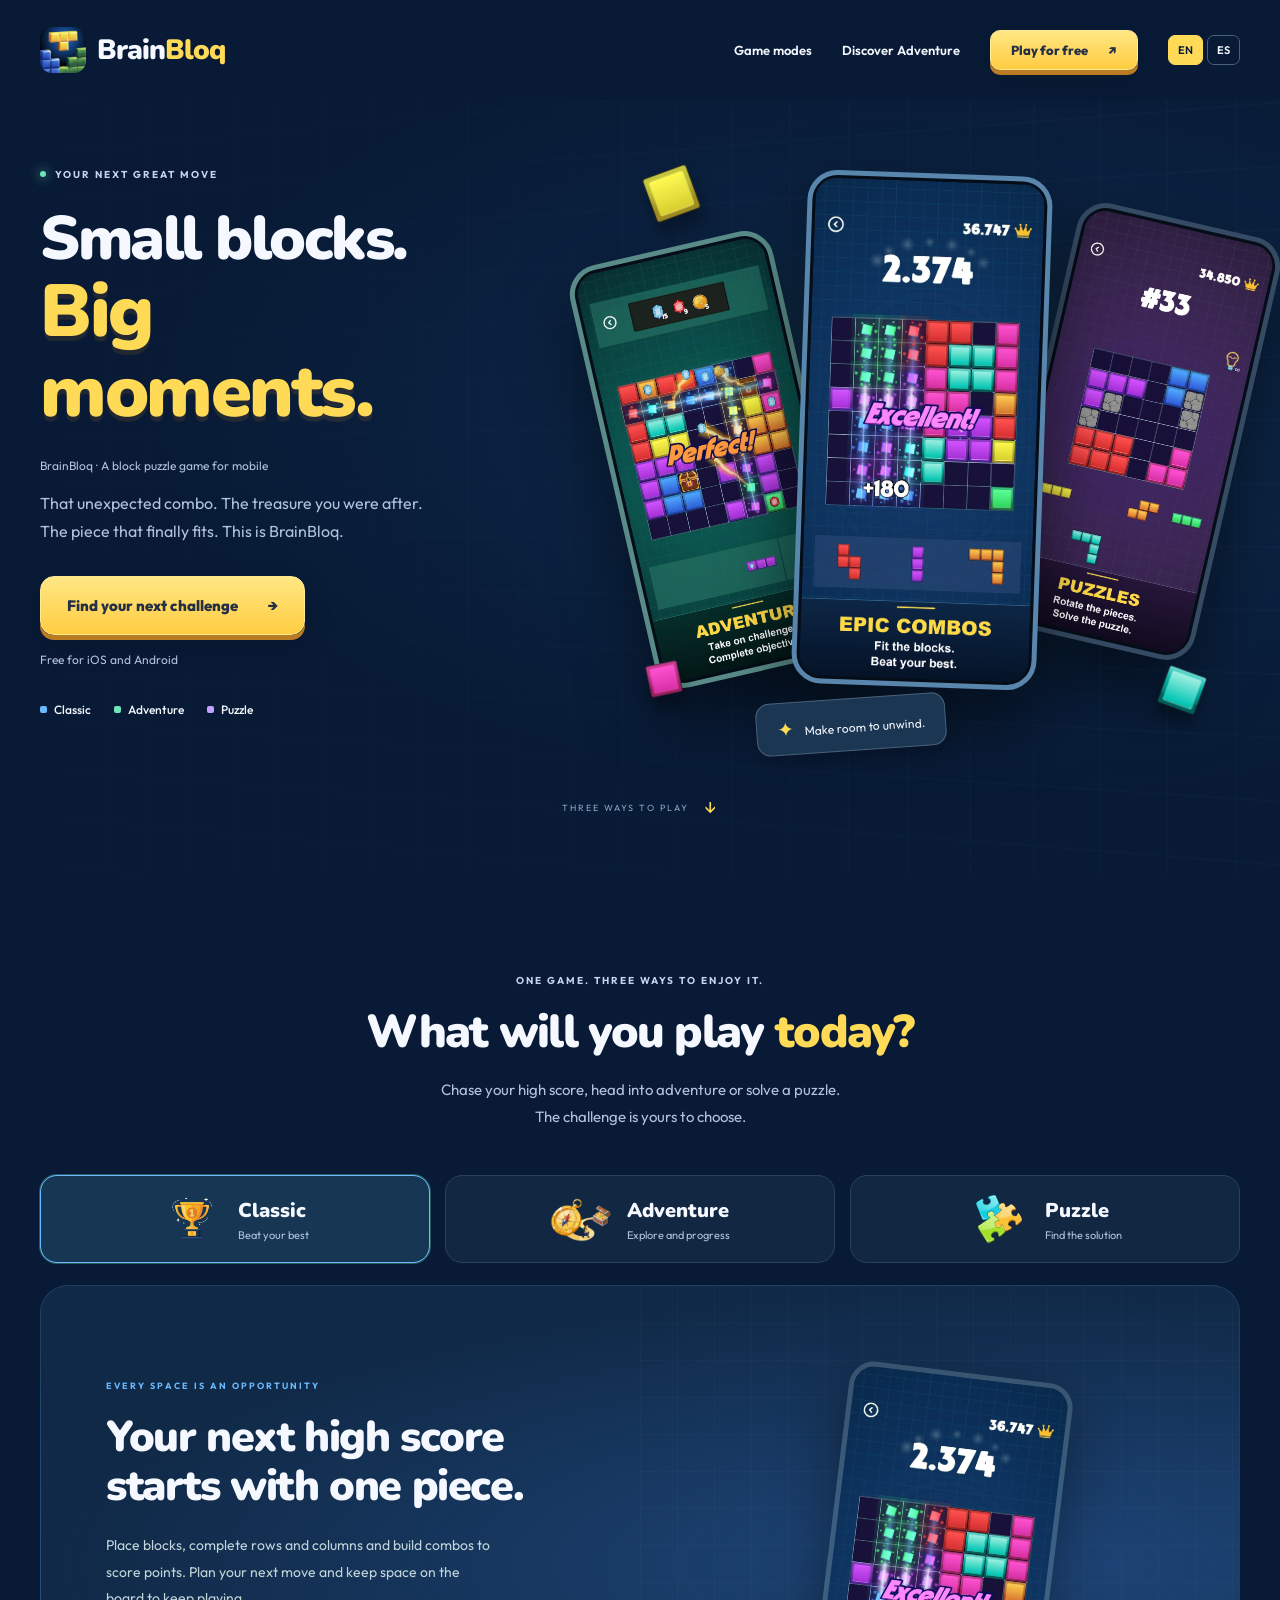
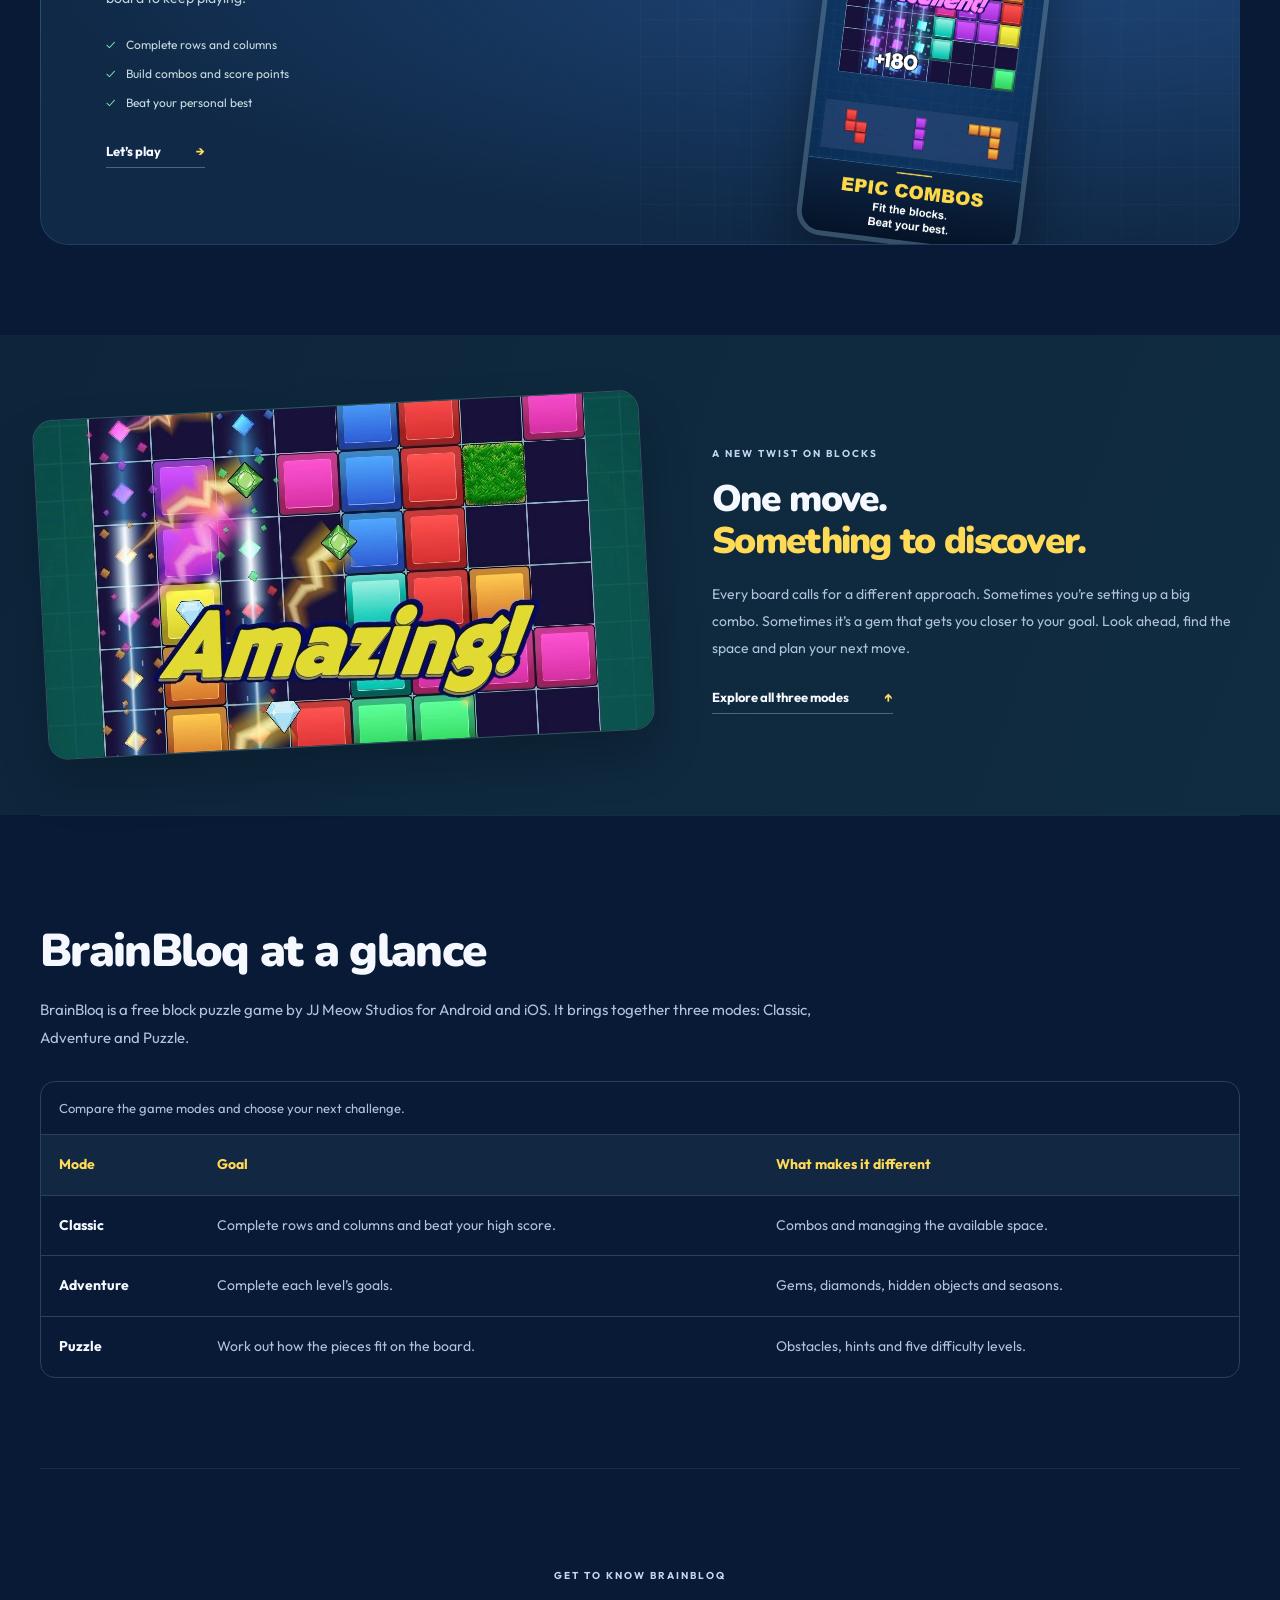
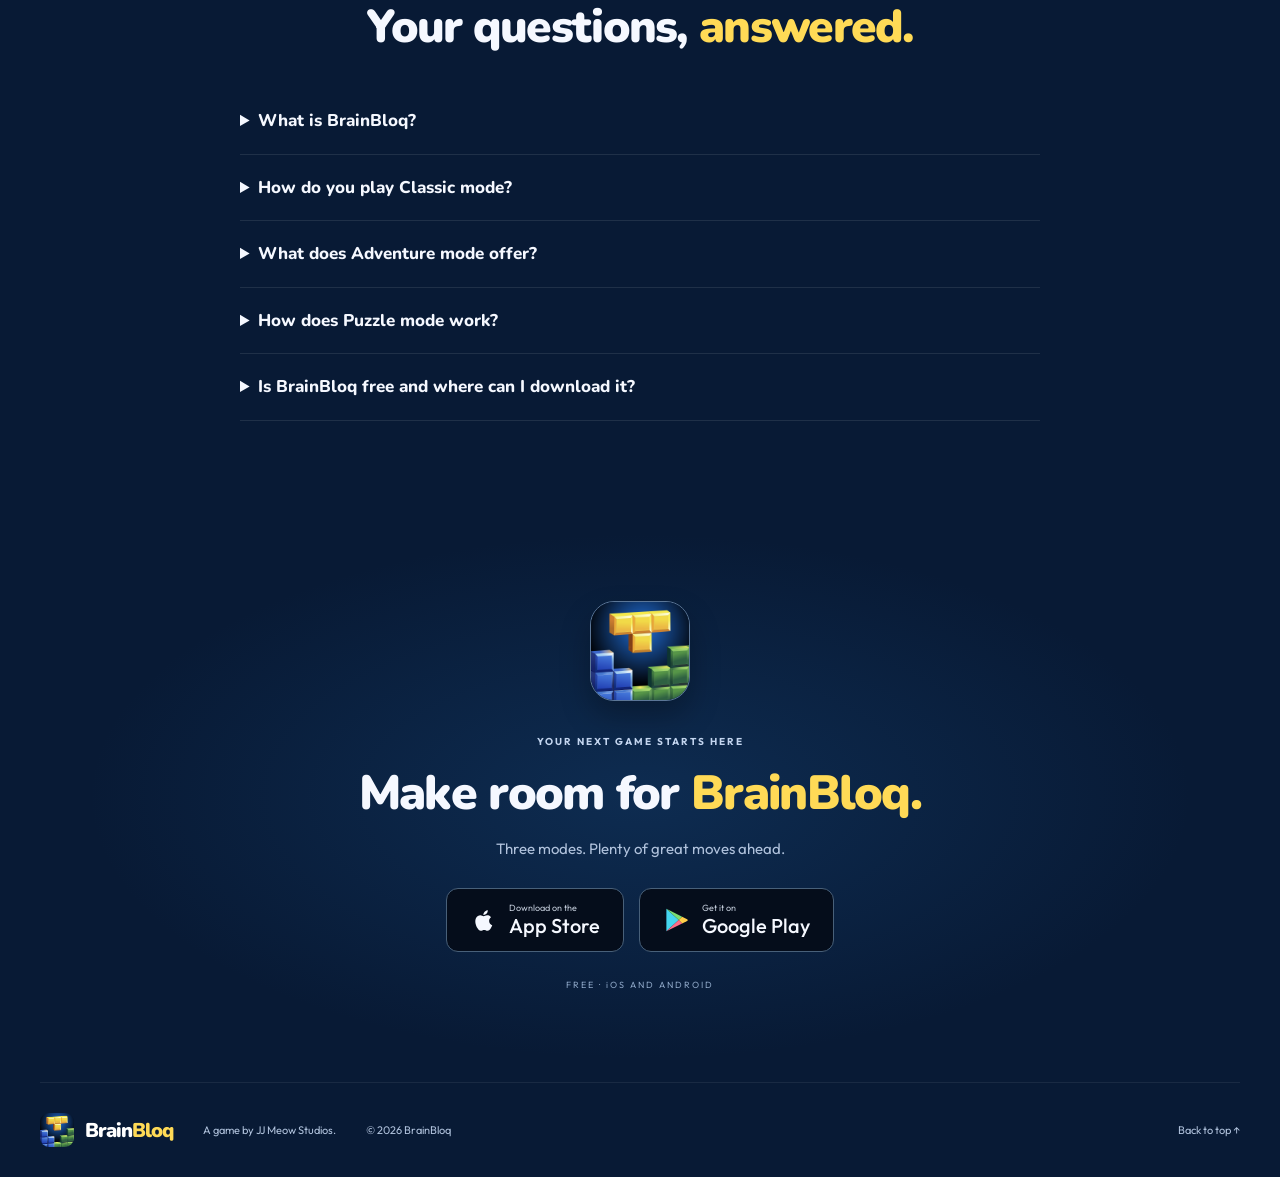
<file: index.html>
<!doctype html>
<html lang="en"><head><meta charset="utf-8"><meta name="viewport" content="width=device-width,initial-scale=1"><title>BrainBloq: Free Block Puzzle Game for Android and iOS</title><meta name="description" content="Download BrainBloq free for Android and iOS. Build combos in Classic, collect gems in Adventure and solve logic challenges in Puzzle."><meta name="theme-color" content="#081a35"><meta property="og:title" content="BrainBloq: Free Block Puzzle Game"><meta property="og:description" content="Combos, treasures and puzzles. Discover three ways to play."><meta property="og:image" content="https://jjmeowstudios.github.io/images/brainbloq/icon.png"><link rel="icon" href="images/brainbloq/icon.png"><link rel="apple-touch-icon" href="images/brainbloq/icon.png"><link rel="stylesheet" href="css/brainbloq.css?v=3"><script src="js/language.js?v=3"></script><script defer src="js/brainbloq.js?v=3"></script><link rel="canonical" href="https://jjmeowstudios.github.io/">
<meta name="robots" content="index, follow, max-image-preview:large">
<meta property="og:type" content="website"><meta property="og:locale" content="en_US"><meta property="og:site_name" content="BrainBloq"><meta property="og:url" content="https://jjmeowstudios.github.io/"><meta property="og:image:alt" content="BrainBloq icon with colorful blocks">
<meta name="twitter:card" content="summary"><meta name="twitter:title" content="BrainBloq: Free Block Puzzle Game"><meta name="twitter:description" content="Classic, Adventure and Puzzle. Discover BrainBloq for Android and iOS."><meta name="twitter:image" content="https://jjmeowstudios.github.io/images/brainbloq/icon.png">
<link rel="preconnect" href="https://fonts.googleapis.com"><link rel="preconnect" href="https://fonts.gstatic.com" crossorigin>
<script type="application/ld+json">{"@context": "https://schema.org", "@graph": [{"@type": "Organization", "@id": "https://jjmeowstudios.github.io/#studio", "name": "JJ Meow Studios", "url": "https://jjmeowstudios.github.io/"}, {"@type": "WebSite", "@id": "https://jjmeowstudios.github.io/#website", "url": "https://jjmeowstudios.github.io/", "name": "BrainBloq", "inLanguage": "en", "publisher": {"@id": "https://jjmeowstudios.github.io/#studio"}}, {"@type": "MobileApplication", "@id": "https://jjmeowstudios.github.io/#game", "name": "BrainBloq", "alternateName": "BrainBloq: Block Puzzle", "url": "https://jjmeowstudios.github.io/", "image": "https://jjmeowstudios.github.io/images/brainbloq/icon.png", "description": "BrainBloq is a free block puzzle game by JJ Meow Studios for Android and iOS. It brings together three modes: Classic, Adventure and Puzzle.", "applicationCategory": "GameApplication", "applicationSubCategory": "Puzzle", "operatingSystem": "Android, iOS", "isAccessibleForFree": true, "offers": {"@type": "Offer", "price": "0", "priceCurrency": "EUR"}, "publisher": {"@id": "https://jjmeowstudios.github.io/#studio"}, "downloadUrl": ["https://apps.apple.com/us/app/brainbloq-block-puzzle/id6476066662", "https://play.google.com/store/apps/details?id=com.jjmeowstudios.brainpuzzle"], "featureList": ["Classic: Complete rows and columns and beat your high score. Combos and managing the available space.", "Adventure: Complete each level’s goals. Gems, diamonds, hidden objects and seasons.", "Puzzle: Work out how the pieces fit on the board. Obstacles, hints and five difficulty levels."], "inLanguage": "en", "sameAs": ["https://apps.apple.com/us/app/brainbloq-block-puzzle/id6476066662", "https://play.google.com/store/apps/details?id=com.jjmeowstudios.brainpuzzle"], "genre": ["Block puzzle", "Logic puzzle"], "mainEntityOfPage": {"@id": "https://jjmeowstudios.github.io/#webpage"}}, {"@type": "WebPage", "@id": "https://jjmeowstudios.github.io/#webpage", "url": "https://jjmeowstudios.github.io/", "name": "BrainBloq: Free Block Puzzle Game for Android and iOS", "inLanguage": "en", "isPartOf": {"@id": "https://jjmeowstudios.github.io/#website"}, "about": {"@id": "https://jjmeowstudios.github.io/#game"}, "mainEntity": {"@id": "https://jjmeowstudios.github.io/#game"}, "publisher": {"@id": "https://jjmeowstudios.github.io/#studio"}}]}</script>

<link rel="alternate" hreflang="en" href="https://jjmeowstudios.github.io/"><link rel="alternate" hreflang="es" href="https://jjmeowstudios.github.io/es/"><link rel="alternate" hreflang="x-default" href="https://jjmeowstudios.github.io/">
</head>
<body><a class="skip" href="#main">Skip to content</a>
<header class="nav wrap"><a href="#" class="brand"><img src="images/brainbloq/icon.png" width="46" height="46" alt="">Brain<span>Bloq</span></a><nav aria-label="Main navigation"><a href="#modos">Game modes</a><a href="#aventura">Discover Adventure</a><a class="button small" href="#descargar">Play for free <span aria-hidden="true">↗</span></a><span class="language-switch" aria-label="Language"><a href="/?lang=en" lang="en" hreflang="en" data-language="en" aria-current="page">EN</a><a href="/es/" lang="es" hreflang="es" data-language="es">ES</a></span></nav></header>
<main id="main"><section class="hero"><div class="hero-grid" aria-hidden="true"></div><div class="wrap hero-layout"><div class="hero-copy"><p class="eyebrow"><span></span> YOUR NEXT GREAT MOVE</p><h1>Small blocks.<br><span>Big</span><br><span class="last">moments.</span></h1><p class="game-definition">BrainBloq · A block puzzle game for mobile</p><p class="intro">That unexpected combo. The treasure you were after.<br>The piece that finally fits. This is BrainBloq.</p><a class="button" href="#descargar">Find your next challenge <span aria-hidden="true">→</span></a><p class="availability">Free for iOS and Android</p><div class="hero-modes"><span><i class="dot blue"></i>Classic</span><span><i class="dot green"></i>Adventure</span><span><i class="dot purple"></i>Puzzle</span></div></div><div class="showcase" aria-label="Screenshots of the three BrainBloq game modes"><div class="halo" aria-hidden="true"></div><div class="game-shot shot-adventure"><img src="images/brainbloq/en/classic.png" alt="Classic: a block combo on the blue board"></div><div class="game-shot shot-puzzle"><img src="images/brainbloq/en/puzzle.png" alt="Puzzle: fit pieces on a board with obstacles"></div><div class="game-shot shot-classic"><img src="images/brainbloq/en/adventure.png" alt="Adventure: collect gems and discover treasures on the green board" fetchpriority="high"></div><img class="float-block block-one" src="images/brainbloq/yellow.png" alt=""><img class="float-block block-two" src="images/brainbloq/cyan.png" alt=""><img class="float-block block-three" src="images/brainbloq/pink.png" alt=""><div class="floating-note"><span aria-hidden="true">✦</span> Make room to unwind.</div></div></div><a href="#modos" class="explore">THREE WAYS TO PLAY <span>↓</span></a></section>
<section class="modes section wrap" id="modos"><div class="section-heading"><p class="eyebrow">ONE GAME. THREE WAYS TO ENJOY IT.</p><h2>What will you play <span>today?</span></h2><p>Chase your high score, head into adventure or solve a puzzle.<br>The challenge is yours to choose.</p></div><div class="mode-tabs" role="tablist" aria-label="Game modes"><button id="tab-classic" role="tab" aria-selected="true" aria-controls="mode-panel" tabindex="0" data-mode="classic"><img src="images/brainbloq/classic.png" alt=""><span>Classic<small>Beat your best</small></span></button><button id="tab-adventure" role="tab" aria-selected="false" aria-controls="mode-panel" tabindex="-1" data-mode="adventure"><img src="images/brainbloq/adventure.png" alt=""><span>Adventure<small>Explore and progress</small></span></button><button id="tab-puzzle" role="tab" aria-selected="false" aria-controls="mode-panel" tabindex="-1" data-mode="puzzle"><img src="images/brainbloq/puzzle.png" alt=""><span>Puzzle<small>Find the solution</small></span></button></div><article id="mode-panel" class="mode-panel classic" role="tabpanel" aria-labelledby="tab-classic" tabindex="0"><div class="mode-copy"><span class="mode-kicker" id="mode-kicker">EVERY SPACE IS AN OPPORTUNITY</span><h3 id="mode-title">Your next high score<br>starts with one piece.</h3><p id="mode-description">Place blocks, complete rows and columns and build combos to score points. Plan your next move and keep space on the board to keep playing.</p><ul id="mode-features"><li>Complete rows and columns</li><li>Build combos and score points</li><li>Beat your personal best</li></ul><a class="text-link" href="#descargar">Let’s play <span>→</span></a></div><div class="mode-visual"><img id="mode-image" src="/images/brainbloq/en/classic.png" alt="Blue Classic board with a block combo" loading="lazy"></div></article></section>
<section class="adventure-section" id="aventura"><div class="wrap adventure-layout"><div class="adventure-image"><img src="/images/brainbloq/en/seasons.png" alt="Adventure seasonal challenge with an Amazing! combo" loading="lazy"></div><div><p class="eyebrow">A NEW TWIST ON BLOCKS</p><h2>One move.<br><span>Something to discover.</span></h2><p>Every board calls for a different approach. Sometimes you’re setting up a big combo. Sometimes it’s a gem that gets you closer to your goal. Look ahead, find the space and plan your next move.</p><a class="text-link" href="#modos">Explore all three modes <span>↑</span></a></div></div></section>
<section class="game-facts wrap section" id="game-facts" aria-labelledby="game-facts-title"><h2 id="game-facts-title">BrainBloq at a glance</h2><p>BrainBloq is a free block puzzle game by JJ Meow Studios for Android and iOS. It brings together three modes: Classic, Adventure and Puzzle.</p><div class="mode-comparison" role="region" aria-label="BrainBloq at a glance" tabindex="0"><table><caption>Compare the game modes and choose your next challenge.</caption><thead><tr><th scope="col">Mode</th><th scope="col">Goal</th><th scope="col">What makes it different</th></tr></thead><tbody><tr><th scope="row">Classic</th><td>Complete rows and columns and beat your high score.</td><td>Combos and managing the available space.</td></tr><tr><th scope="row">Adventure</th><td>Complete each level’s goals.</td><td>Gems, diamonds, hidden objects and seasons.</td></tr><tr><th scope="row">Puzzle</th><td>Work out how the pieces fit on the board.</td><td>Obstacles, hints and five difficulty levels.</td></tr></tbody></table></div></section><section class="faq section wrap" id="preguntas-frecuentes"><div class="section-heading"><p class="eyebrow">GET TO KNOW BRAINBLOQ</p><h2>Your questions, <span>answered.</span></h2></div><div class="faq-list"><details><summary>What is BrainBloq?</summary><p>BrainBloq is a block puzzle game by JJ Meow Studios for Android and iOS. It has three game modes: Classic, Adventure and Puzzle.</p></details><details><summary>How do you play Classic mode?</summary><p>Drag pieces onto the board and complete rows and columns to clear blocks and score points. Chain combos and try to beat your personal best.</p></details><details><summary>What does Adventure mode offer?</summary><p>In Adventure, you complete level goals: score points, clear colored blocks, collect gems and diamonds or uncover hidden objects. Challenges are organized into seasons.</p></details><details><summary>How does Puzzle mode work?</summary><p>In Puzzle, work out how to fit the pieces on each board while accounting for obstacles. Choose from five difficulty levels and use hints when you need them.</p></details><details><summary>Is BrainBloq free and where can I download it?</summary><p>BrainBloq is free to download on the App Store for iOS and Google Play for Android. You can find both download links on this page.</p></details></div></section><section class="download section wrap" id="descargar"><div class="download-glow" aria-hidden="true"></div><img class="app-icon" src="images/brainbloq/icon.png" alt="BrainBloq app icon" width="100" height="100" loading="lazy"><p class="eyebrow">YOUR NEXT GAME STARTS HERE</p><h2>Make room for <span>BrainBloq.</span></h2><p>Three modes. Plenty of great moves ahead.</p><div class="stores"><a href="https://apps.apple.com/us/app/brainbloq-block-puzzle/id6476066662" target="_blank" rel="noopener noreferrer" class="store"><svg viewBox="0 0 24 24" aria-hidden="true"><path fill="currentColor" d="M17 12.6c0-2 1.6-3 1.7-3.1-1-1.5-2.6-1.7-3.2-1.7-1.4-.2-2.7.8-3.4.8-.7 0-1.8-.8-2.9-.8-1.5 0-2.9.9-3.7 2.2-1.6 2.8-.4 7 1.2 9.3.8 1.1 1.7 2.3 2.9 2.2 1.2 0 1.6-.7 3-.7s1.8.7 3 .7c1.3 0 2.1-1.1 2.9-2.2.9-1.3 1.2-2.5 1.3-2.6-.1 0-2.8-1.1-2.8-4.1ZM14.8 6.3c.6-.8 1.1-1.9 1-3-.9 0-2.1.6-2.8 1.4-.6.7-1.2 1.8-1.1 2.9 1 .1 2.2-.5 2.9-1.3Z"/></svg><span><small>Download on the</small><strong>App Store</strong></span></a><a href="https://play.google.com/store/apps/details?id=com.jjmeowstudios.brainpuzzle" target="_blank" rel="noopener noreferrer" class="store"><svg viewBox="0 0 24 24" aria-hidden="true"><path fill="#45d5ef" d="M3 2 14 12 3 22Z"/><path fill="#7add72" d="m3 2 14 7-3 3Z"/><path fill="#ffce49" d="m17 9 4 2q2 1 0 2l-4 2-3-3Z"/><path fill="#ff6d88" d="m3 22 11-10 3 3Z"/></svg><span><small>Get it on</small><strong>Google Play</strong></span></a></div><span class="free-note">FREE · iOS AND ANDROID</span></section></main><footer class="wrap"><a href="#" class="brand"><img src="images/brainbloq/icon.png" width="34" height="34" alt="">Brain<span>Bloq</span></a><p>A game by JJ Meow Studios.</p><span>© <span id="year">2026</span> BrainBloq</span><a href="#main">Back to top ↑</a></footer></body></html>
</file>
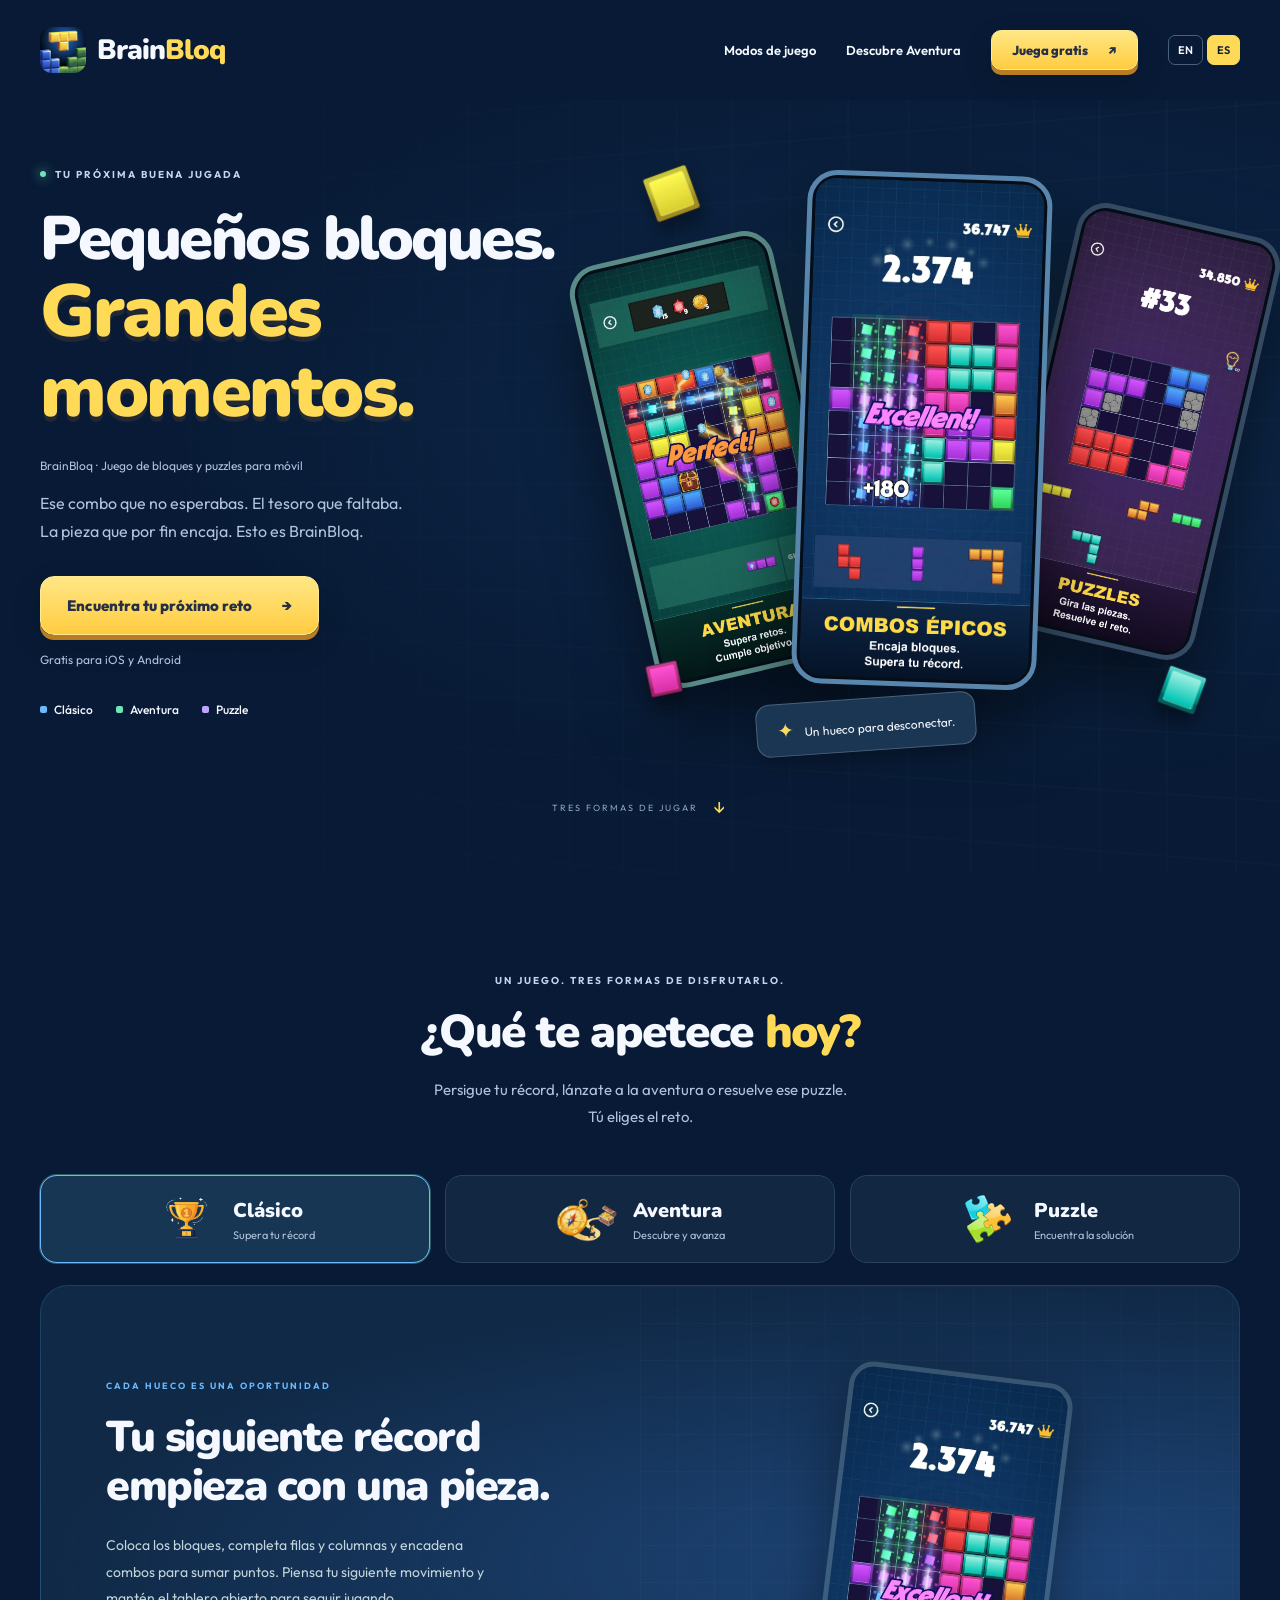
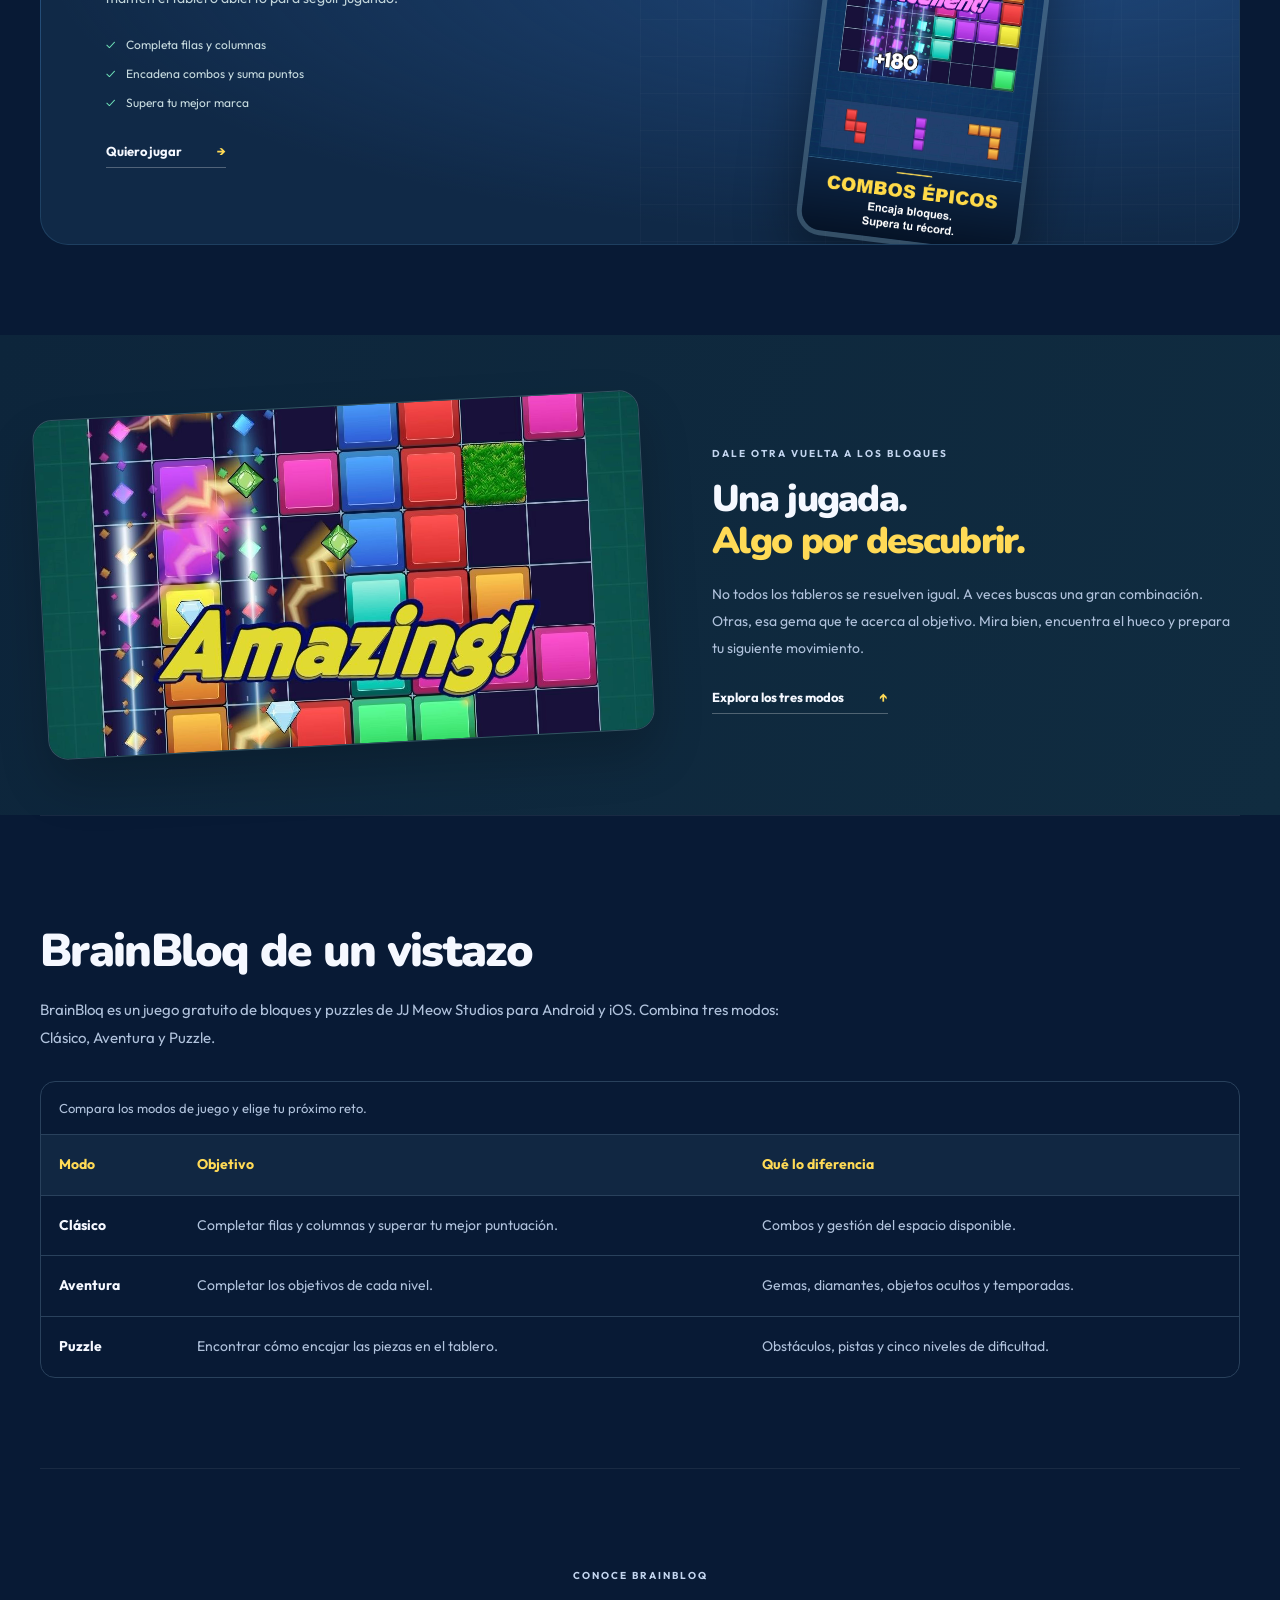
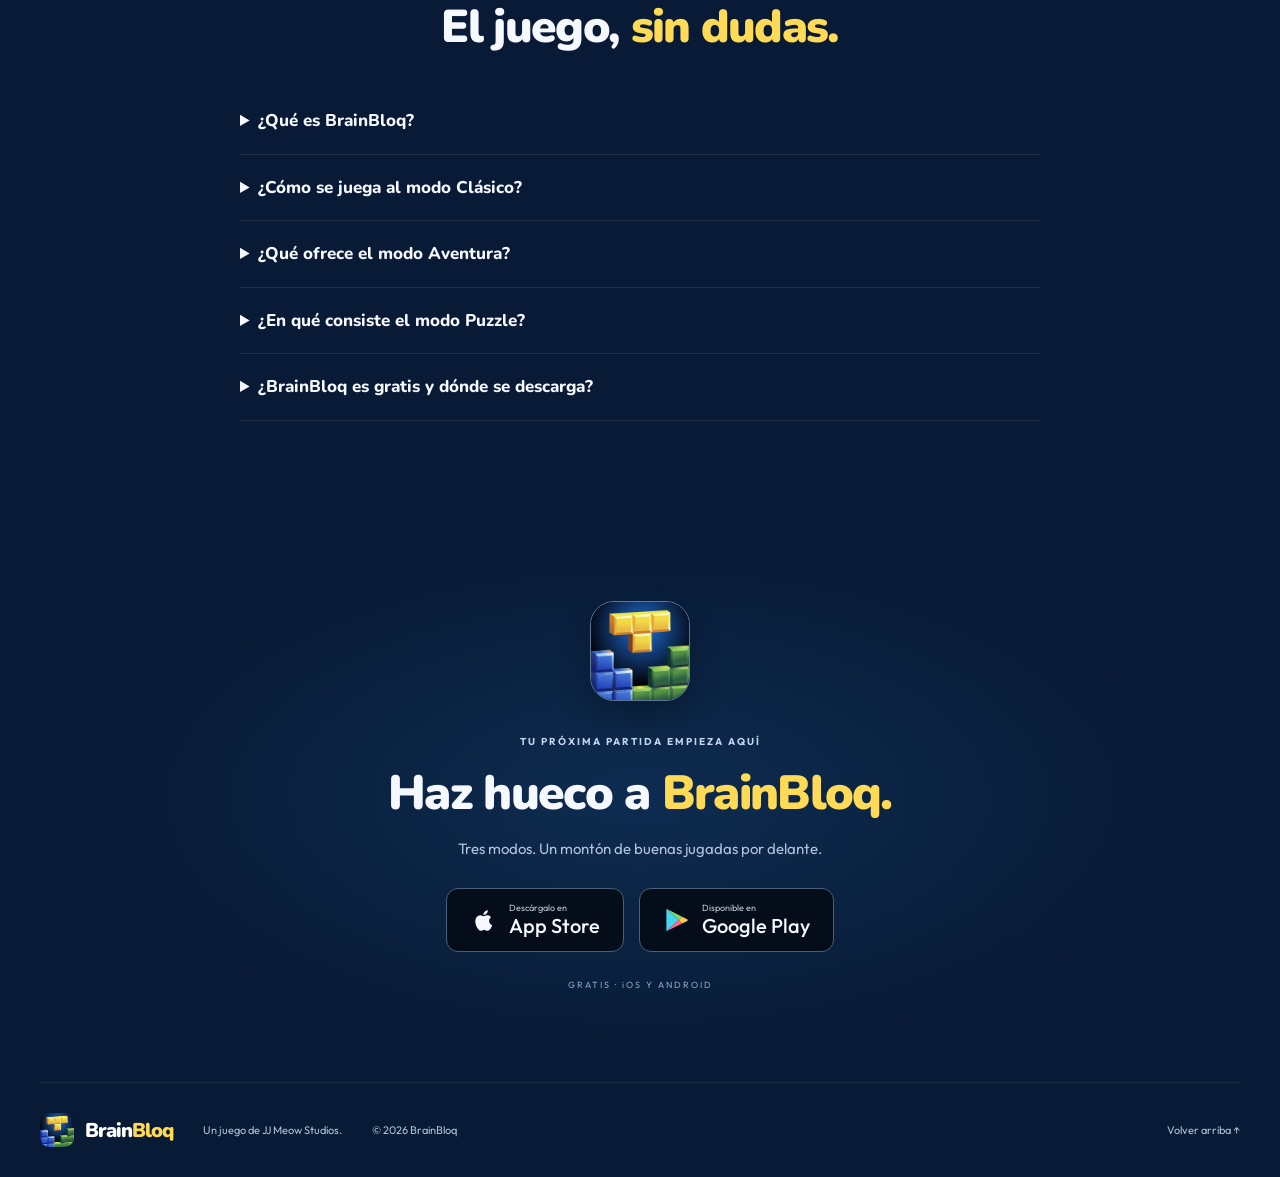
<file: es/index.html>
<!doctype html>
<html lang="es"><head><meta charset="utf-8"><meta name="viewport" content="width=device-width,initial-scale=1"><title>BrainBloq: juego de bloques y puzzles gratis para Android y iOS</title><meta name="description" content="Descarga BrainBloq gratis para Android y iOS: combina bloques en Clásico, recoge gemas en Aventura y resuelve retos de lógica en Puzzle."><meta name="theme-color" content="#081a35"><meta property="og:title" content="BrainBloq: juego de bloques y puzzles gratis"><meta property="og:description" content="Combos, tesoros y puzles. Descubre tus tres formas de jugar."><meta property="og:image" content="https://jjmeowstudios.github.io/images/brainbloq/icon.png"><link rel="icon" href="/images/brainbloq/icon.png"><link rel="apple-touch-icon" href="/images/brainbloq/icon.png"><link rel="stylesheet" href="/css/brainbloq.css?v=3"><script src="/js/language.js?v=3"></script><script defer src="/js/brainbloq.js?v=3"></script><link rel="canonical" href="https://jjmeowstudios.github.io/es/">
<meta name="robots" content="index, follow, max-image-preview:large">
<meta property="og:type" content="website"><meta property="og:locale" content="es_ES"><meta property="og:site_name" content="BrainBloq"><meta property="og:url" content="https://jjmeowstudios.github.io/es/"><meta property="og:image:alt" content="Icono de BrainBloq con bloques de colores">
<meta name="twitter:card" content="summary"><meta name="twitter:title" content="BrainBloq: juego de bloques y puzzles gratis"><meta name="twitter:description" content="Clásico, Aventura y Puzzle. Descubre BrainBloq para Android y iOS."><meta name="twitter:image" content="https://jjmeowstudios.github.io/images/brainbloq/icon.png">
<link rel="preconnect" href="https://fonts.googleapis.com"><link rel="preconnect" href="https://fonts.gstatic.com" crossorigin>
<script type="application/ld+json">{"@context": "https://schema.org", "@graph": [{"@type": "Organization", "@id": "https://jjmeowstudios.github.io/#studio", "name": "JJ Meow Studios", "url": "https://jjmeowstudios.github.io/"}, {"@type": "WebSite", "@id": "https://jjmeowstudios.github.io/#website", "url": "https://jjmeowstudios.github.io/es/", "name": "BrainBloq", "inLanguage": "es", "publisher": {"@id": "https://jjmeowstudios.github.io/#studio"}}, {"@type": "MobileApplication", "@id": "https://jjmeowstudios.github.io/#game", "name": "BrainBloq", "alternateName": "BrainBloq: Block Puzzle", "url": "https://jjmeowstudios.github.io/es/", "image": "https://jjmeowstudios.github.io/images/brainbloq/icon.png", "description": "BrainBloq es un juego gratuito de bloques y puzzles de JJ Meow Studios para Android y iOS. Combina tres modos: Clásico, Aventura y Puzzle.", "applicationCategory": "GameApplication", "applicationSubCategory": "Puzzle", "operatingSystem": "Android, iOS", "isAccessibleForFree": true, "offers": {"@type": "Offer", "price": "0", "priceCurrency": "EUR"}, "publisher": {"@id": "https://jjmeowstudios.github.io/#studio"}, "downloadUrl": ["https://apps.apple.com/es/app/brain-puzzle-juego-de-bloques/id6476066662", "https://play.google.com/store/apps/details?id=com.jjmeowstudios.brainpuzzle"], "featureList": ["Clásico: Completar filas y columnas y superar tu mejor puntuación. Combos y gestión del espacio disponible.", "Aventura: Completar los objetivos de cada nivel. Gemas, diamantes, objetos ocultos y temporadas.", "Puzzle: Encontrar cómo encajar las piezas en el tablero. Obstáculos, pistas y cinco niveles de dificultad."], "inLanguage": "es", "sameAs": ["https://apps.apple.com/es/app/brain-puzzle-juego-de-bloques/id6476066662", "https://play.google.com/store/apps/details?id=com.jjmeowstudios.brainpuzzle"], "genre": ["Block puzzle", "Logic puzzle"], "mainEntityOfPage": {"@id": "https://jjmeowstudios.github.io/es/#webpage"}}, {"@type": "WebPage", "@id": "https://jjmeowstudios.github.io/es/#webpage", "url": "https://jjmeowstudios.github.io/es/", "name": "BrainBloq: juego de bloques y puzzles gratis para Android y iOS", "inLanguage": "es", "isPartOf": {"@id": "https://jjmeowstudios.github.io/#website"}, "about": {"@id": "https://jjmeowstudios.github.io/#game"}, "mainEntity": {"@id": "https://jjmeowstudios.github.io/#game"}, "publisher": {"@id": "https://jjmeowstudios.github.io/#studio"}}]}</script>

<link rel="alternate" hreflang="en" href="https://jjmeowstudios.github.io/"><link rel="alternate" hreflang="es" href="https://jjmeowstudios.github.io/es/"><link rel="alternate" hreflang="x-default" href="https://jjmeowstudios.github.io/">
</head>
<body><a class="skip" href="#main">Saltar al contenido</a>
<header class="nav wrap"><a href="#" class="brand"><img src="/images/brainbloq/icon.png" width="46" height="46" alt="">Brain<span>Bloq</span></a><nav aria-label="Principal"><a href="#modos">Modos de juego</a><a href="#aventura">Descubre Aventura</a><a class="button small" href="#descargar">Juega gratis <span aria-hidden="true">↗</span></a><span class="language-switch" aria-label="Idioma"><a href="/?lang=en" lang="en" hreflang="en" data-language="en">EN</a><a href="/es/" lang="es" hreflang="es" data-language="es" aria-current="page">ES</a></span></nav></header>
<main id="main"><section class="hero"><div class="hero-grid" aria-hidden="true"></div><div class="wrap hero-layout"><div class="hero-copy"><p class="eyebrow"><span></span> TU PRÓXIMA BUENA JUGADA</p><h1>Pequeños bloques.<br><span>Grandes</span><br><span class="last">momentos.</span></h1><p class="game-definition">BrainBloq · Juego de bloques y puzzles para móvil</p><p class="intro">Ese combo que no esperabas. El tesoro que faltaba.<br>La pieza que por fin encaja. Esto es BrainBloq.</p><a class="button" href="#descargar">Encuentra tu próximo reto <span aria-hidden="true">→</span></a><p class="availability">Gratis para iOS y Android</p><div class="hero-modes"><span><i class="dot blue"></i>Clásico</span><span><i class="dot green"></i>Aventura</span><span><i class="dot purple"></i>Puzzle</span></div></div><div class="showcase" aria-label="Capturas de los tres modos de BrainBloq"><div class="halo" aria-hidden="true"></div><div class="game-shot shot-adventure"><img src="/images/brainbloq/es/classic.png" alt="Clásico: combo de bloques en el tablero azul"></div><div class="game-shot shot-puzzle"><img src="/images/brainbloq/es/puzzle.png" alt="Puzzle: encaja las piezas en un tablero con obstáculos"></div><div class="game-shot shot-classic"><img src="/images/brainbloq/es/adventure.png" alt="Aventura: recoge gemas y descubre cofres en el tablero verde" fetchpriority="high"></div><img class="float-block block-one" src="/images/brainbloq/yellow.png" alt=""><img class="float-block block-two" src="/images/brainbloq/cyan.png" alt=""><img class="float-block block-three" src="/images/brainbloq/pink.png" alt=""><div class="floating-note"><span aria-hidden="true">✦</span> Un hueco para desconectar.</div></div></div><a href="#modos" class="explore">TRES FORMAS DE JUGAR <span>↓</span></a></section>
<section class="modes section wrap" id="modos"><div class="section-heading"><p class="eyebrow">UN JUEGO. TRES FORMAS DE DISFRUTARLO.</p><h2>¿Qué te apetece <span>hoy?</span></h2><p>Persigue tu récord, lánzate a la aventura o resuelve ese puzzle.<br>Tú eliges el reto.</p></div><div class="mode-tabs" role="tablist" aria-label="Modos de juego"><button id="tab-classic" role="tab" aria-selected="true" aria-controls="mode-panel" tabindex="0" data-mode="classic"><img src="/images/brainbloq/classic.png" alt=""><span>Clásico<small>Supera tu récord</small></span></button><button id="tab-adventure" role="tab" aria-selected="false" aria-controls="mode-panel" tabindex="-1" data-mode="adventure"><img src="/images/brainbloq/adventure.png" alt=""><span>Aventura<small>Descubre y avanza</small></span></button><button id="tab-puzzle" role="tab" aria-selected="false" aria-controls="mode-panel" tabindex="-1" data-mode="puzzle"><img src="/images/brainbloq/puzzle.png" alt=""><span>Puzzle<small>Encuentra la solución</small></span></button></div><article id="mode-panel" class="mode-panel classic" role="tabpanel" aria-labelledby="tab-classic" tabindex="0"><div class="mode-copy"><span class="mode-kicker" id="mode-kicker">CADA HUECO ES UNA OPORTUNIDAD</span><h3 id="mode-title">Tu siguiente récord<br>empieza con una pieza.</h3><p id="mode-description">Coloca los bloques, completa filas y columnas y encadena combos para sumar puntos. Piensa tu siguiente movimiento y mantén el tablero abierto para seguir jugando.</p><ul id="mode-features"><li>Completa filas y columnas</li><li>Encadena combos y suma puntos</li><li>Supera tu mejor marca</li></ul><a class="text-link" href="#descargar">Quiero jugar <span>→</span></a></div><div class="mode-visual"><img id="mode-image" src="/images/brainbloq/es/classic.png" alt="Tablero azul del modo Clásico con un combo de bloques" loading="lazy"></div></article></section>
<section class="adventure-section" id="aventura"><div class="wrap adventure-layout"><div class="adventure-image"><img src="/images/brainbloq/es/seasons.png" alt="Reto de temporada de Aventura con un combo Amazing!" loading="lazy"></div><div><p class="eyebrow">DALE OTRA VUELTA A LOS BLOQUES</p><h2>Una jugada.<br><span>Algo por descubrir.</span></h2><p>No todos los tableros se resuelven igual. A veces buscas una gran combinación. Otras, esa gema que te acerca al objetivo. Mira bien, encuentra el hueco y prepara tu siguiente movimiento.</p><a class="text-link" href="#modos">Explora los tres modos <span>↑</span></a></div></div></section>
<section class="game-facts wrap section" id="game-facts" aria-labelledby="game-facts-title"><h2 id="game-facts-title">BrainBloq de un vistazo</h2><p>BrainBloq es un juego gratuito de bloques y puzzles de JJ Meow Studios para Android y iOS. Combina tres modos: Clásico, Aventura y Puzzle.</p><div class="mode-comparison" role="region" aria-label="BrainBloq de un vistazo" tabindex="0"><table><caption>Compara los modos de juego y elige tu próximo reto.</caption><thead><tr><th scope="col">Modo</th><th scope="col">Objetivo</th><th scope="col">Qué lo diferencia</th></tr></thead><tbody><tr><th scope="row">Clásico</th><td>Completar filas y columnas y superar tu mejor puntuación.</td><td>Combos y gestión del espacio disponible.</td></tr><tr><th scope="row">Aventura</th><td>Completar los objetivos de cada nivel.</td><td>Gemas, diamantes, objetos ocultos y temporadas.</td></tr><tr><th scope="row">Puzzle</th><td>Encontrar cómo encajar las piezas en el tablero.</td><td>Obstáculos, pistas y cinco niveles de dificultad.</td></tr></tbody></table></div></section><section class="faq section wrap" id="preguntas-frecuentes"><div class="section-heading"><p class="eyebrow">CONOCE BRAINBLOQ</p><h2>El juego, <span>sin dudas.</span></h2></div><div class="faq-list"><details><summary>¿Qué es BrainBloq?</summary><p>BrainBloq es un juego de bloques y puzzles de lógica de JJ Meow Studios para Android y iOS. Tiene tres modos de juego: Clásico, Aventura y Puzzle.</p></details><details><summary>¿Cómo se juega al modo Clásico?</summary><p>Arrastra las piezas al tablero y completa filas y columnas para eliminar bloques y sumar puntos. Encadena combos y trata de superar tu mejor marca.</p></details><details><summary>¿Qué ofrece el modo Aventura?</summary><p>En Aventura completas objetivos por nivel: conseguir puntos, romper bloques de colores, recoger gemas y diamantes o encontrar objetos ocultos. Los desafíos se organizan en temporadas.</p></details><details><summary>¿En qué consiste el modo Puzzle?</summary><p>En Puzzle debes encontrar cómo encajar las piezas en cada tablero teniendo en cuenta sus obstáculos. Dispone de cinco niveles de dificultad y pistas.</p></details><details><summary>¿BrainBloq es gratis y dónde se descarga?</summary><p>BrainBloq se puede descargar gratis en App Store para iOS y en Google Play para Android. Los enlaces de descarga están en esta página.</p></details></div></section><section class="download section wrap" id="descargar"><div class="download-glow" aria-hidden="true"></div><img class="app-icon" src="/images/brainbloq/icon.png" alt="Icono actual de BrainBloq" width="100" height="100" loading="lazy"><p class="eyebrow">TU PRÓXIMA PARTIDA EMPIEZA AQUÍ</p><h2>Haz hueco a <span>BrainBloq.</span></h2><p>Tres modos. Un montón de buenas jugadas por delante.</p><div class="stores"><a href="https://apps.apple.com/es/app/brain-puzzle-juego-de-bloques/id6476066662" target="_blank" rel="noopener noreferrer" class="store"><svg viewBox="0 0 24 24" aria-hidden="true"><path fill="currentColor" d="M17 12.6c0-2 1.6-3 1.7-3.1-1-1.5-2.6-1.7-3.2-1.7-1.4-.2-2.7.8-3.4.8-.7 0-1.8-.8-2.9-.8-1.5 0-2.9.9-3.7 2.2-1.6 2.8-.4 7 1.2 9.3.8 1.1 1.7 2.3 2.9 2.2 1.2 0 1.6-.7 3-.7s1.8.7 3 .7c1.3 0 2.1-1.1 2.9-2.2.9-1.3 1.2-2.5 1.3-2.6-.1 0-2.8-1.1-2.8-4.1ZM14.8 6.3c.6-.8 1.1-1.9 1-3-.9 0-2.1.6-2.8 1.4-.6.7-1.2 1.8-1.1 2.9 1 .1 2.2-.5 2.9-1.3Z"/></svg><span><small>Descárgalo en</small><strong>App Store</strong></span></a><a href="https://play.google.com/store/apps/details?id=com.jjmeowstudios.brainpuzzle" target="_blank" rel="noopener noreferrer" class="store"><svg viewBox="0 0 24 24" aria-hidden="true"><path fill="#45d5ef" d="M3 2 14 12 3 22Z"/><path fill="#7add72" d="m3 2 14 7-3 3Z"/><path fill="#ffce49" d="m17 9 4 2q2 1 0 2l-4 2-3-3Z"/><path fill="#ff6d88" d="m3 22 11-10 3 3Z"/></svg><span><small>Disponible en</small><strong>Google Play</strong></span></a></div><span class="free-note">GRATIS · iOS Y ANDROID</span></section></main><footer class="wrap"><a href="#" class="brand"><img src="/images/brainbloq/icon.png" width="34" height="34" alt="">Brain<span>Bloq</span></a><p>Un juego de JJ Meow Studios.</p><span>© <span id="year">2026</span> BrainBloq</span><a href="#main">Volver arriba ↑</a></footer></body></html>
</file>
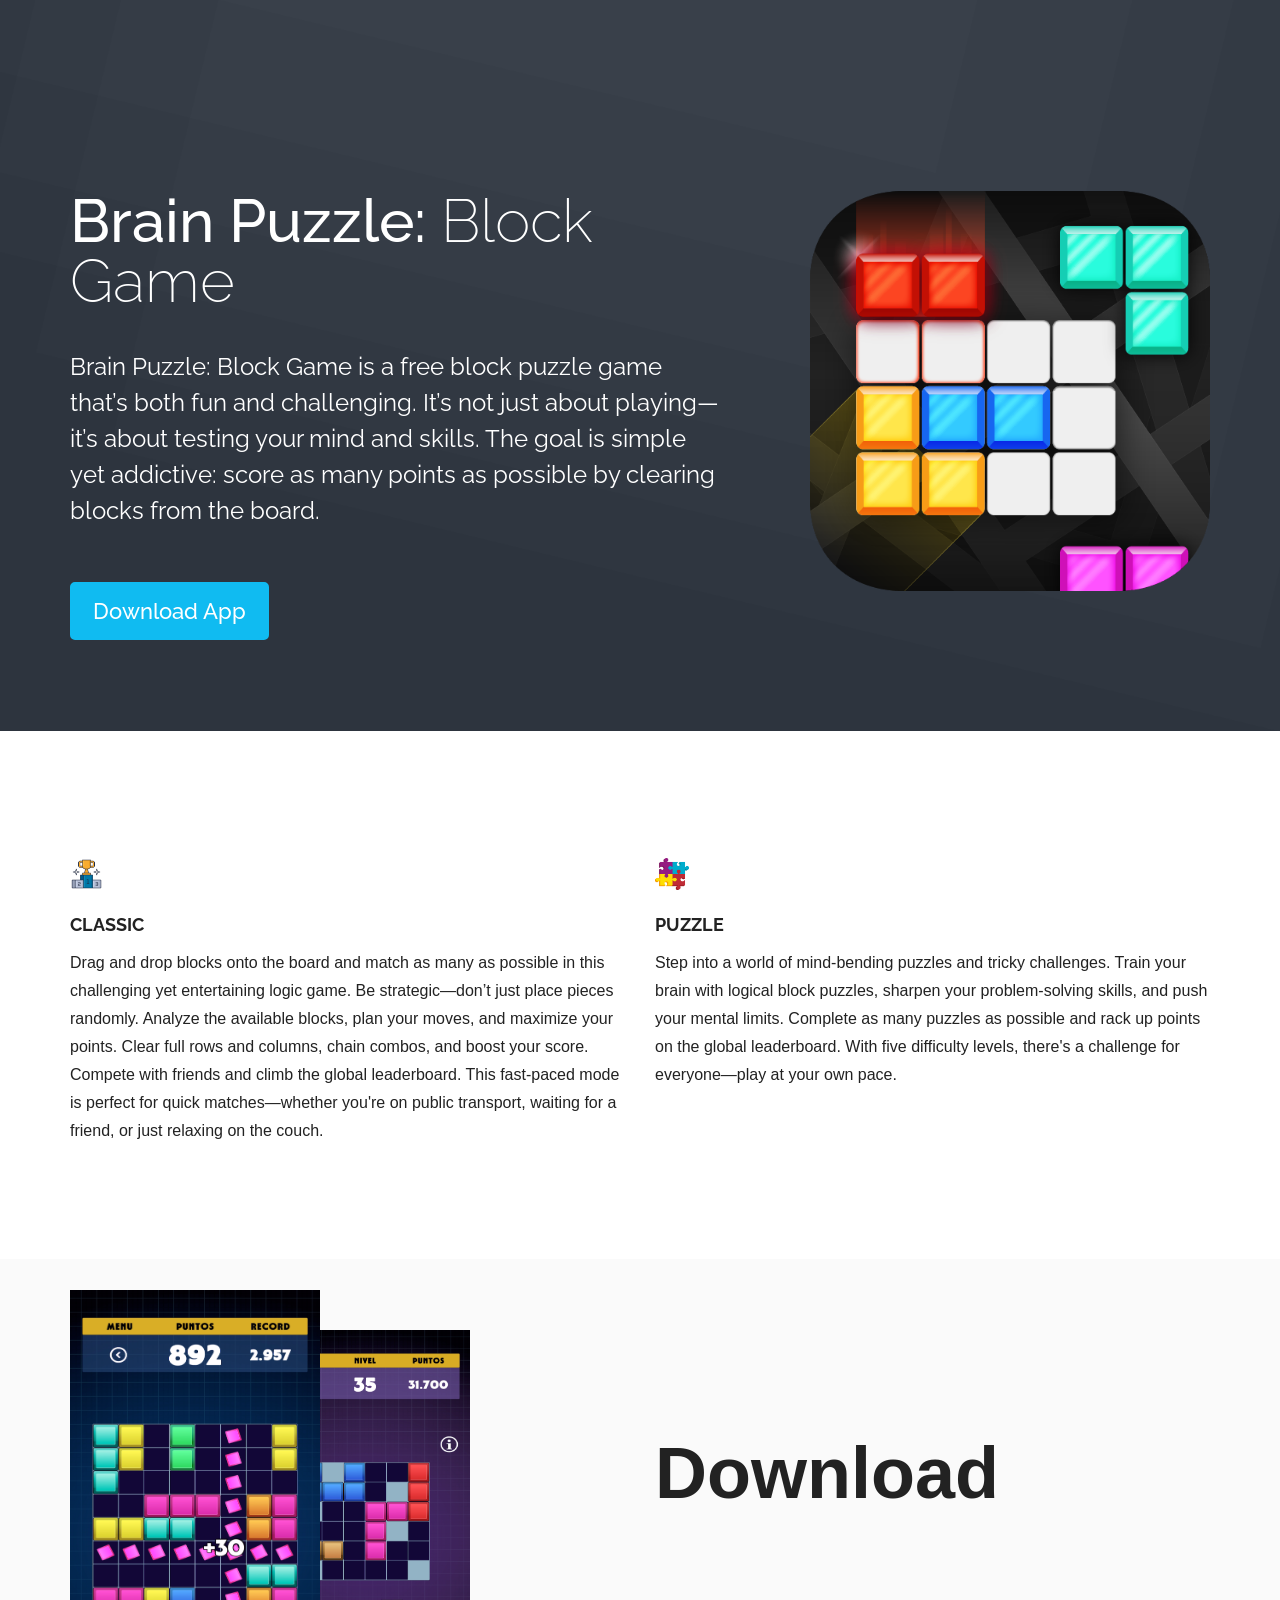
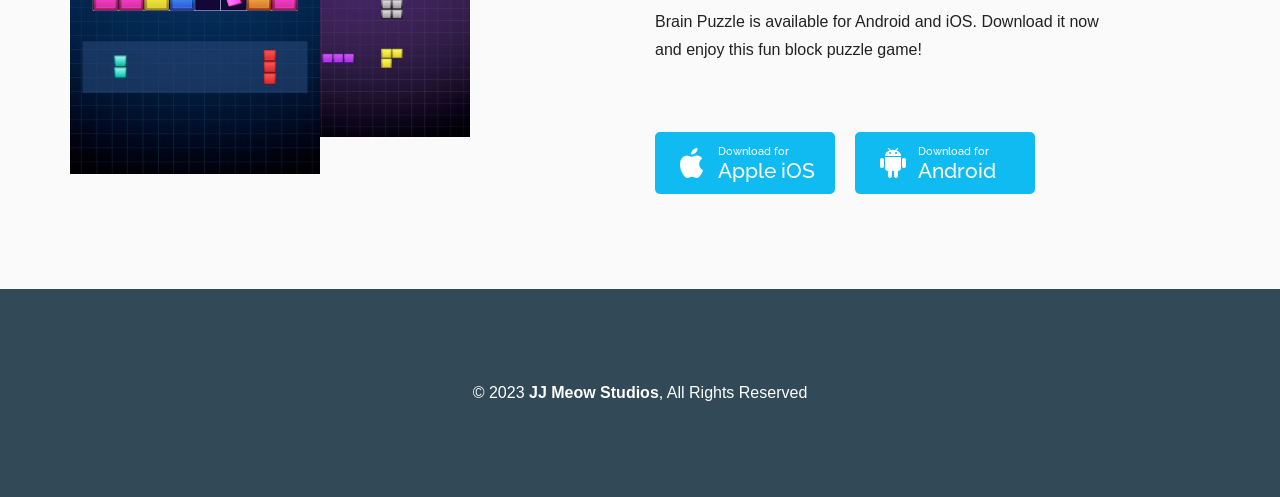
<file: index.previous.html>
<!DOCTYPE HTML>
<html>
<head>
    <meta name="robots" content="noindex, follow">
    <!-- <meta http-equiv="X-UA-Compatible" content="IE=edge"> -->
    <meta charset="utf-8">
    <meta name="viewport" content="width=device-width, initial-scale=1">
    <!--<link rel="shortcut icon" href="favicon.ico">-->
    <title>JJ Meow Studios</title>
    <meta name="description" content="A free responsive HTML 5 template with a clean style.">
    <meta name="keywords" content="free template, html 5, responsive, clean, scss">
    <link rel="apple-touch-icon" href="images/touch/apple-touch-icon.png">
    <link rel="apple-touch-icon" sizes="72x72" href="images/touch/apple-touch-icon-72x72.png">
    <link rel="apple-touch-icon" sizes="114x114" href="images/touch/apple-touch-icon-114x114.png">
    <link rel="apple-touch-icon" sizes="144x144" href="images/touch/apple-touch-icon-144x144.png">
    <meta property="og:title" content="">
    <meta property="og:description" content="">
    <meta property="og:url" content="">
    <meta property="og:image" content="">
    <meta name="format-detection" content="telephone=no">
    <meta name="format-detection" content="address=no">
    <link rel="stylesheet" href="css/style.css">
    <link rel="stylesheet" href="https://maxcdn.bootstrapcdn.com/font-awesome/4.4.0/css/font-awesome.min.css">
    <!--[if lt IE 9]>
        <script src="js/html5.js"></script>
        <script src="js/respond.js"></script>
    <![endif]-->
</head>
<body class="no-js">
    <div class="main">
        <header>
            <div class="wrap">
                <img src="images/icon-512.png" height="400" width="400" alt="" class="header-img">
                <div class="header-wrapper">
                    <h1>Brain Puzzle: <span>Block Game</span></h1>
                    <p>Brain Puzzle: Block Game is a free block puzzle game that’s both fun and challenging. It’s not just about playing—it’s about testing your mind and skills. The goal is simple yet addictive: score as many points as possible by clearing blocks from the board.</p>
                    <!--<p class="autor"><a href="#">John Doe</a></p>-->
                    <div class="buttons-wrapper">
                        <a href="#download" class="button">Download App</a>
                        <!--<a href="#" class="button button-stripe">Learn more</a>-->
                    </div>
                </div>
                <!-- /.header-wrapper -->
            </div>
            <!-- /.wrap -->
        </header>
        <div class="spanning">
            <div class="promo clearfix">
                <div class="wrap">
                    <div class="promo-wrapper clearfix">
                        <div class="promo-column">
                            <img src="images/podio.png" height="32" width="33" alt="">
                            <h5>Classic</h5>
                            <p>Drag and drop blocks onto the board and match as many as possible in this challenging yet entertaining logic game. Be strategic—don’t just place pieces randomly. Analyze the available blocks, plan your moves, and maximize your points. Clear full rows and columns, chain combos, and boost your score. Compete with friends and climb the global leaderboard. This fast-paced mode is perfect for quick matches—whether you're on public transport, waiting for a friend, or just relaxing on the couch.</p>
                        </div>
                        <div class="promo-column">
                            <img src="images/puzzle.png" height="32" width="34" alt="">
                            <h5>Puzzle</h5>
                            <p>Step into a world of mind-bending puzzles and tricky challenges. Train your brain with logical block puzzles, sharpen your problem-solving skills, and push your mental limits. Complete as many puzzles as possible and rack up points on the global leaderboard. With five difficulty levels, there's a challenge for everyone—play at your own pace.</p>
                        </div>
                    </div>
                </div>
                <!-- /.wrap -->
            </div>
            <!-- /.promo clearfix -->
            <div class="discover clearfix">
                <div class="wrap">
                    <div class="discover-content clearfix">
                        <h2 id="download">Download</h2>
                        <p>Brain Puzzle is available for Android and iOS. Download it now and enjoy this fun block puzzle game!</p>
                        <div class="discover-button clearfix">
                            <a target="_blank" href="https://apps.apple.com/es/app/brain-puzzle-juego-de-bloques/id6476066662" class="button button-download apple">
                                <span class="button-download-title">Download for</span>
                                <span class="button-download-subtitle">Apple iOS</span>
                            </a>
                            <a target="_blank" href="https://play.google.com/store/apps/details?id=com.jjmeowstudios.brainpuzzle" class="button button-download android">
                                <span class="button-download-title">Download for</span>
                                <span class="button-download-subtitle">Android</span>
                            </a>
                        </div>
                    </div>
                    <div class="screen-couple-left wow fadeInLeftBig">
                        <div class="fog fog-top wow"></div>
                        <div class="fog fog-bottom wow"></div>
                        <img class="screen above" src="images/pant1.PNG" alt="" height="484" width="250"/> <img class="screen beyond wow fadeInLeft" data-wow-delay="0.5s" src="images/pant2.PNG" alt="" height="407" width="210" /> 
                    </div>
                </div>
                <!-- /.wrap -->
            </div>
            <!-- /.discover clearfix 
            <div class="video clearfix">
                <div class="wrap">
                    <div class="video-title">Explore. APP Plus in action</div>
                    <div class="video-subtitle">Just try it for yourself</div>
                    <div class="video-block">
                       <iframe src="https://player.vimeo.com/video/80370706" width="814" height="458" frameborder="0" webkitallowfullscreen mozallowfullscreen allowfullscreen></iframe>
                    </div>
                    <div class="video-share-wrapper clearfix">
                        <ul class="social-list clearfix">
                            <li class="video-share-title">Share it with your friends:</li>
                            <li><a href="#" class="social-twitter">via <strong>Twitter</strong></a></li>
                            <li><a href="#" class="social-facebook">via <strong>Facebook</strong></a></li>
                            <li><a href="#" class="social-google">via <strong>Google+</strong></a></li>
                        </ul>
                    </div>
                </div>
                <!-- /.wrap 
            </div>-->
            <!-- /.videos clearfix 
            <div class="comments clearfix">
                <div class="wrap">
                    <div class="tab">
                        <div class="box visible">
                            <h4>People talking about <a href="#">#APP-PLUS</a></h4>
                            <p>Join our #APP-PLUS adventure. Meet up in London this Saturday! Spread the word and join us for fun.</p>
                        </div>
                        <div class="box">
                            <h4>Users loving <a href="#">#APP-PLUS</a></h4>
                            <p>Joining this weekend's #APP-PLUS fun! @emmy_lemmy bring your dogs, we can make it a fun walk!</p>
                        </div>
                        <div class="box">
                            <h4>Folks enjoying <a href="#">#APP-PLUS</a></h4>
                            <p>Nothing to fear, the new #APP-PLUS has my tiny street covered, so cool and such a powerful app.</p>
                        </div>
                        <ul class="tabs">
                            <li class="active"></li>
                            <li></li>
                            <li></li>
                        </ul>
                        <a href="#" class="tab-prev"></a>
                        <a href="#" class="tab-next"></a>
                    </div>
                </div>
                <!-- /.wrap 
            </div>-->
            <!-- /.comments clearfix 
            <div class="simple clearfix">
                <div class="wrap">
                    <div class="simple-content">
                        <h3>The Simplest UI</h3>
                        <ul>
                            <li class="clearfix"><img src="upload/ico1.png" height="32" width="32" alt=""><span>Fastest navigation</span></li>
                            <li class="clearfix"><img src="upload/ico2.png" height="32" width="32" alt=""><span>Huge number of cities</span></li>
                            <li class="clearfix"><img src="upload/ico3.png" height="32" width="32" alt=""><span>Only the best routes</span></li>
                            <li class="clearfix"><img src="upload/ico4.png" height="32" width="32" alt=""><span>Beautiful locations</span></li>
                            <li class="clearfix"><img src="upload/ico5.png" height="32" width="32" alt=""><span>Cloud sync</span></li>
                        </ul>
                    </div>
                    <div class="simple-img">
                        <img src="upload/screen.png" height="508" width="587" alt="">
                    </div>
                </div>
                <!-- /.wrap 
            </div> -->
            <!-- /.simple clearfix 
            <div class="newsletter clearfix">
                <div class="wrap">
                    <div class="newsletter-title">our newsletter</div>
                    <div class="newsletter-form clearfix">
                        <form action="">
                            <input type="email" placeholder="john@doe.com" class="input-text">
                            <input type="button" class="button" value="Subscribe">
                        </form>
                    </div>
                    <p>If you want to recieve monthly updates from us just pop your email in the box. We think that spam is for jerks. And we are no jerks.</p>
                </div>
                <!-- /.wrap 
            </div>
            <!-- /.newsletter clearfix -->
        </div>
        <!-- /.spanning-columns -->
    </div>
    <!-- /.main -->
    <!-- DOWNLOAD BEGIN 
    <section id="download" class="bg-color-main">
        <div class="container-fluid"> <a href="#wrap" class="goto">
            <h2><div class="download"><i class="fa fa-apple"></i> Download App</div></h2>
            </a> </div>
        <div class="block-bg"></div>
    </section>
    <!-- DOWNLOAD END --> 
    <footer>
        <div class="wrap">
            <p>&copy; 2023 <strong>JJ Meow Studios</strong>, All Rights Reserved</p>
            <!--<p class="text-center"> Theme by <a href="https://themewagon.com/"> Themewagon </a> </p>-->
        </div>
        <!-- /.wrap -->
    </footer>
    <script src="js/jquery.js"></script>
    <script src="js/library.js"></script>
    <script src="js/script.js"></script>
    <script src="js/retina.js"></script>
</body>
</html>
</file>
<file: css/brainbloq.css>
@import url('https://fonts.googleapis.com/css2?family=Nunito:wght@600;700;800;900;1000&family=Outfit:wght@400;500;600;700;800;900&display=swap');
:root{--bg:#081a35;--white:#f5f8ff;--muted:#b0c2dc;--yellow:#ffda56;--blue:#69baff;--green:#70e4ba;--purple:#c2a2ff}*{box-sizing:border-box}html{scroll-behavior:smooth;scroll-padding-top:30px}body{margin:0;background:var(--bg);font-family:Outfit,system-ui,sans-serif;color:var(--white)}a{color:inherit;text-decoration:none}button{font:inherit}a,button{-webkit-tap-highlight-color:transparent}a:focus-visible,button:focus-visible,[tabindex]:focus-visible{outline:3px solid var(--yellow);outline-offset:6px}::selection{background:var(--yellow);color:var(--bg)}.wrap{width:min(1200px,calc(100% - 80px));margin:auto}.nav{display:flex;align-items:center;justify-content:space-between;height:100px;position:relative;z-index:5}.brand{display:flex;align-items:center;font-family:Nunito,system-ui,sans-serif;font-size:28px;font-weight:1000;letter-spacing:-1px}.brand img{border-radius:12px;margin-right:11px}.brand>span{color:var(--yellow)}nav{display:flex;gap:30px;align-items:center;font-size:13px;font-weight:600}.button{display:inline-flex;align-items:center;justify-content:center;gap:30px;background:linear-gradient(#ffe785,#ffcc40);color:#253047;border-radius:14px;border:1px solid #ffe991;box-shadow:0 5px 0 #b97c22,0 10px 30px #0002;padding:19px 26px;font-weight:800;font-size:15px;transition:transform .2s,box-shadow .2s}.button:hover{transform:translateY(-3px);box-shadow:0 8px 0 #b97c22,0 13px 30px #0003}.button.small{padding:11px 20px;font-size:13px;border-radius:10px;gap:20px}.hero{position:relative;overflow:hidden;padding:25px 0 35px;background:radial-gradient(ellipse at 75% 40%,#194a7c55,transparent 60%)}.hero-grid{position:absolute;inset:0;opacity:.22;mask-image:linear-gradient(to right,transparent,#000);background-image:linear-gradient(#5187ac30 1px,transparent 1px),linear-gradient(90deg,#5187ac30 1px,transparent 1px);background-size:48px 48px;transform:perspective(900px) rotateY(-12deg) scale(1.15)}.hero-layout{display:grid;grid-template-columns:1fr 1.13fr;align-items:center;min-height:650px;position:relative}.hero-copy{padding:25px 0 50px;position:relative;z-index:3}.eyebrow{font-size:10px;font-weight:700;letter-spacing:2px;display:flex;align-items:center;gap:9px;color:#c3d5ef}.eyebrow>span{background:var(--green);width:6px;height:6px;border-radius:50%;box-shadow:0 0 12px var(--green)}h1,h2,h3{font-family:Nunito,system-ui,sans-serif;font-weight:1000;letter-spacing:-2px;margin-top:0}h1{font-size:clamp(42px,4.8vw,67px);line-height:1.08;margin:25px 0;letter-spacing:-2.5px}h1>span{color:var(--yellow);font-size:1.2em;text-shadow:0 5px 0 #a971282b}.intro{font-size:16px;color:var(--muted);line-height:1.8;margin:25px 0 30px}.availability{font-size:12px;color:var(--muted);margin:17px 0 35px}.hero-modes{display:flex;gap:23px;font-size:12px;font-weight:500}.hero-modes>span{display:flex;gap:7px;align-items:center}.dot{width:7px;height:7px;border-radius:2px;display:inline-block}.blue{background:var(--blue)}.green{background:var(--green)}.purple{background:var(--purple)}.showcase{position:relative;height:650px;min-width:0}.halo{position:absolute;inset:50px -10px 45px;background:radial-gradient(ellipse,#377e9d60,transparent 70%)}.game-shot{position:absolute;border:5px solid #354b63;border-radius:30px;padding:3px;background:#050d19;box-shadow:0 35px 70px #0008;overflow:hidden;width:208px;top:90px}.game-shot img{display:block;width:100%;border-radius:21px}.game-shot>span{position:absolute;bottom:20px;left:50%;transform:translateX(-50%);font-size:9px;letter-spacing:1.5px;background:#061428dd;padding:8px 15px;border-radius:20px;font-weight:700}.shot-classic{left:1%;transform:rotate(-13deg);top:118px}.shot-puzzle{right:0;transform:rotate(13deg);top:90px}.shot-adventure{width:245px;left:50%;transform:translateX(-50%) rotate(2deg);z-index:2;top:48px;border-color:#598c88}.shot-adventure>span{color:var(--green)}.float-block{position:absolute;width:47px;height:47px;z-index:3;filter:drop-shadow(0 12px 8px #0005)}.block-one{left:7%;top:45px;transform:rotate(-20deg)}.block-two{right:6%;bottom:65px;transform:rotate(20deg);width:40px;height:40px}.block-three{left:7%;bottom:80px;transform:rotate(-12deg);width:32px;height:32px}.floating-note{position:absolute;bottom:24px;left:24%;padding:13px 20px;background:#1b3653;border:1px solid #49627a;border-radius:14px;font-size:12px;transform:rotate(-4deg);box-shadow:0 10px 20px #0003;z-index:3}.floating-note>span{color:var(--yellow);font-size:20px;margin-right:8px}.explore{position:relative;display:flex;gap:15px;align-items:center;justify-content:center;color:#8ca5c5;font-size:9px;letter-spacing:2px;padding:20px}.explore>span{font-size:19px;color:var(--yellow)}.section{padding-top:90px;padding-bottom:90px}.section-heading{text-align:center}.section-heading .eyebrow{justify-content:center}.section-heading>p:last-child{line-height:1.8;color:var(--muted);font-size:15px}h2{font-size:46px;line-height:1.16;margin:18px 0 18px;letter-spacing:-1.7px}h2 span{color:var(--yellow)}.mode-tabs{display:grid;grid-template-columns:repeat(3,1fr);gap:15px;margin:45px 0 22px}.mode-tabs button{display:flex;align-items:center;justify-content:center;gap:15px;background:#112742;border:1px solid #29415c;color:var(--white);border-radius:17px;padding:18px;cursor:pointer;transition:background .2s,transform .2s}.mode-tabs button:hover{background:#1a3654;transform:translateY(-3px)}.mode-tabs button[aria-selected=true]{border-color:var(--green);background:#163c43;box-shadow:0 0 0 1px #70e4ba55}.mode-tabs button[data-mode=classic][aria-selected=true]{border-color:var(--blue);background:#163653}.mode-tabs button[data-mode=puzzle][aria-selected=true]{border-color:var(--purple);background:#302948}.mode-tabs img{width:62px;height:50px;object-fit:contain}.mode-tabs button>span{text-align:left;font-family:Nunito,system-ui,sans-serif;font-weight:900;font-size:20px}.mode-tabs small{display:block;font:400 11px Outfit,system-ui,sans-serif;color:var(--muted);margin-top:4px}.mode-panel{display:grid;grid-template-columns:1fr 1fr;min-height:560px;border-radius:28px;border:1px solid #3e797055;background:radial-gradient(ellipse at 80% 50%,#27796a77,transparent 70%),#102f36;overflow:hidden}.mode-panel.classic{background:radial-gradient(ellipse at 80% 50%,#285a9c99,transparent 70%),#102947;border-color:#3b6c9255}.mode-panel.puzzle{background:radial-gradient(ellipse at 80% 50%,#7849a877,transparent 70%),#28213f;border-color:#8b64ab55}.mode-copy{padding:65px 20px 55px 65px;align-self:center}.mode-kicker{font-size:9px;letter-spacing:2px;color:var(--green);font-weight:700}.classic .mode-kicker{color:var(--blue)}.puzzle .mode-kicker{color:var(--purple)}.mode-copy h3{font-size:43px;line-height:1.15;margin:20px 0;letter-spacing:-1.4px}.mode-copy>p{max-width:390px;color:#c0d4da;font-size:14px;line-height:1.9}.mode-copy ul{list-style:none;padding:0;margin:25px 0 30px}.mode-copy li{font-size:12px;margin:14px 0;color:#c7dbdf}.mode-copy li:before{content:'✓';margin-right:11px;color:var(--green)}.text-link{display:inline-flex;gap:35px;align-items:center;font-weight:700;font-size:13px;border-bottom:1px solid #ffffff45;padding-bottom:8px}.text-link span{color:var(--yellow)}.mode-visual{position:relative;display:flex;align-items:flex-start;justify-content:center;padding-top:45px;overflow:hidden;background-image:linear-gradient(#ffffff05 1px,transparent 1px),linear-gradient(90deg,#ffffff05 1px,transparent 1px);background-size:37px 37px}.mode-visual>img{width:225px;border:5px solid #6d8b9766;border-radius:25px;transform:rotate(7deg) translateY(40px);box-shadow:0 20px 60px #0006}.visual-caption{position:absolute;top:28px;font-size:9px;letter-spacing:2px;color:#a3c3c7}.adventure-section{background:linear-gradient(110deg,#0d253b,#102c40);padding:70px 0}.adventure-layout{display:grid;grid-template-columns:1.15fr 1fr;gap:65px;align-items:center}.adventure-image{border:1px solid #345363;border-radius:20px;overflow:hidden;box-shadow:0 25px 50px #0003;transform:rotate(-3deg)}.adventure-image img{display:block;width:100%}.adventure-layout h2{font-size:37px}.adventure-layout>div>p:not(.eyebrow){color:var(--muted);font-size:14px;line-height:1.9;margin-bottom:25px}.download{position:relative;text-align:center;overflow:hidden}.download-glow{position:absolute;inset:0;background:radial-gradient(ellipse at center,#19508955,transparent 65%);z-index:-1}.app-icon{border-radius:24px;box-shadow:0 15px 30px #0004;border:1px solid #5b7697}.download .eyebrow{justify-content:center;margin-top:30px}.download h2{font-size:48px}.download>p:not(.eyebrow){font-size:15px;color:var(--muted)}.stores{display:flex;justify-content:center;gap:15px;margin:30px 0 20px}.store{display:flex;align-items:center;gap:12px;padding:13px 23px;background:#050d1b;border:1px solid #486079;border-radius:12px;text-align:left;transition:transform .2s,border-color .2s}.store:hover{transform:translateY(-4px);border-color:var(--yellow)}.store svg{width:27px;height:30px}.store small{display:block;font-size:9px;color:#c2cbd9}.store strong{font-size:20px;font-weight:500}.free-note{color:#8ca5c5;font-size:9px;letter-spacing:2px}footer{border-top:1px solid #ffffff12;padding:30px 0;display:flex;align-items:center;gap:30px;font-size:11px;color:var(--muted)}footer .brand{font-size:20px;color:white}footer .brand img{border-radius:9px}footer p{margin:0}footer>a:last-child{margin-left:auto}.skip{position:fixed;left:15px;top:-100px;padding:14px;background:var(--yellow);color:var(--bg);z-index:10}.skip:focus{top:15px}
@media(min-width:1450px){.hero-layout{min-height:720px}.showcase{transform:scale(1.07)}h1{font-size:70px}}@media(max-width:1050px){.wrap{width:calc(100% - 50px)}.hero-layout{grid-template-columns:1fr 1fr;min-height:590px}h1{font-size:48px}.intro{font-size:14px}.showcase{height:570px}.game-shot{width:170px}.shot-adventure{width:205px;top:65px}.shot-classic{left:0;top:130px}.shot-puzzle{right:0;top:95px}.floating-note{left:12%;bottom:5px}.hero-modes{gap:15px}.mode-copy{padding:45px 15px 45px 40px}.mode-copy h3{font-size:35px}.mode-tabs img{width:49px}.adventure-layout{gap:35px}.adventure-layout h2{font-size:32px}nav{gap:20px}.mode-tabs button{padding:14px 8px;gap:8px}}
@media(max-width:700px){.wrap{width:calc(100% - 36px)}.nav{height:85px}.brand{font-size:23px}.brand img{width:39px;height:39px;margin-right:8px}nav>a:not(.button){display:none}.button.small{padding:10px 13px;font-size:11px;gap:12px}.hero{padding-top:12px}.hero-layout{grid-template-columns:1fr}.hero-copy{text-align:center;padding:20px 0 0}.hero-copy .eyebrow{justify-content:center;font-size:8px;letter-spacing:1.4px}h1{font-size:43px;letter-spacing:-1.8px;margin:23px 0}.intro{font-size:14px;line-height:1.7}.button{padding:17px 22px;font-size:13px;gap:20px}.availability{margin:17px 0 26px;font-size:11px}.hero-modes{justify-content:center;gap:24px;font-size:11px}.showcase{height:540px;margin:20px auto 0;width:min(100%,440px)}.game-shot{width:155px;border-width:4px;border-radius:24px}.game-shot img{border-radius:16px}.shot-adventure{width:195px;top:38px}.shot-classic{left:1%;top:112px}.shot-puzzle{right:1%;top:90px}.block-one{width:35px;height:35px;top:18px;left:10%}.block-two{right:4%;bottom:50px;width:32px;height:32px}.block-three{left:3%;bottom:70px;width:27px;height:27px}.floating-note{bottom:10px;left:18%;font-size:10px;padding:9px 15px}.explore{padding:20px 0 0;font-size:8px}.section{padding:60px 0}.section-heading .eyebrow{font-size:8px;letter-spacing:1.3px}h2{font-size:33px;letter-spacing:-1px}.section-heading>p:last-child{font-size:13px}.mode-tabs{gap:7px;margin:30px 0 15px}.mode-tabs button{display:flex;flex-direction:column;gap:9px;padding:14px 4px;border-radius:13px}.mode-tabs button>span{text-align:center;font-size:16px}.mode-tabs small{font-size:8px}.mode-tabs img{width:49px;height:38px}.mode-panel{grid-template-columns:1fr;border-radius:21px}.mode-copy{padding:35px 27px 20px}.mode-copy h3{font-size:34px}.mode-copy>p{font-size:13px}.mode-copy li{font-size:11px}.mode-kicker{font-size:8px;letter-spacing:1.5px}.mode-visual{height:430px;padding-top:15px}.mode-visual>img{width:210px;transform:rotate(5deg) translateY(35px)}.visual-caption{top:12px;font-size:8px}.adventure-section{padding:50px 0}.adventure-layout{grid-template-columns:1fr;gap:40px}.adventure-image{order:2;transform:rotate(-2deg)}.adventure-layout h2{font-size:34px}.adventure-layout .eyebrow{font-size:8px}.adventure-layout>div>p:not(.eyebrow){font-size:13px}.download .eyebrow{font-size:8px;letter-spacing:1.3px}.download h2{font-size:35px}.download>p:not(.eyebrow){font-size:13px;line-height:1.7}.app-icon{width:84px;height:84px;border-radius:20px}.stores{gap:9px}.store{padding:12px 14px;gap:8px}.store strong{font-size:17px}.store small{font-size:8px}.store svg{width:22px;height:26px}footer{flex-wrap:wrap;gap:17px;font-size:10px}footer .brand{width:100%;font-size:22px}footer>a:last-child{margin-left:0}.hero-grid{mask-image:linear-gradient(transparent,#000);opacity:.15}}@media(prefers-reduced-motion:reduce){html{scroll-behavior:auto}*{transition:none!important}}

.game-definition{font-size:12px;color:var(--muted);margin:0 0 -12px;line-height:1.6}.faq{border-top:1px solid #ffffff12}.faq-list{max-width:800px;margin:35px auto 0}.faq details{border-bottom:1px solid #ffffff18;padding:20px 0}.faq summary{cursor:pointer;font-family:Nunito,system-ui,sans-serif;font-weight:800;font-size:17px;line-height:1.5}.faq details p{font-size:14px;line-height:1.9;color:var(--muted);margin:16px 0 0}.faq summary:focus-visible{outline:2px solid var(--yellow);outline-offset:6px}@media(max-width:700px){.game-definition{font-size:10px;margin-top:0}.faq summary{font-size:15px}.faq details p{font-size:13px}}

.language-switch{display:flex;gap:4px;align-items:center;flex-shrink:0}.language-switch a{display:inline-block;padding:7px 9px;border:1px solid #486079;border-radius:7px;font-size:11px}.language-switch a[aria-current=page]{background:var(--yellow);color:var(--bg);border-color:var(--yellow)}nav .language-switch{display:flex}.adventure-image{height:340px;background:#0b363a}.adventure-image img{height:100%;object-fit:cover;object-position:center 40%}@media(max-width:700px){nav{gap:10px}.language-switch a{padding:6px;font-size:10px}.adventure-image{height:300px}.mode-visual>img{width:200px}.nav .brand{font-size:21px}}

/* Classic leads the hero; Adventure sits to its left. */
.shot-adventure{border-color:#5986ad}.shot-classic{border-color:#598c88}

.game-facts{border-top:1px solid #ffffff12}.game-facts>p{max-width:780px;color:var(--muted);line-height:1.9;font-size:15px}.mode-comparison{overflow-x:auto;margin-top:28px;border:1px solid #29415c;border-radius:15px}.mode-comparison table{border-collapse:collapse;width:100%;font-size:14px;text-align:left}.mode-comparison caption{text-align:left;padding:18px;color:var(--muted);font-size:13px}.mode-comparison th,.mode-comparison td{padding:18px;border-top:1px solid #29415c;line-height:1.7;vertical-align:top}.mode-comparison thead{background:#112742;color:var(--yellow)}.mode-comparison tbody td{color:var(--muted)}@media(max-width:700px){.mode-comparison th,.mode-comparison td{padding:12px;font-size:12px}.game-facts>p{font-size:13px}.game-facts h2{font-size:30px}}
</file>
<file: css/style.css>
@import url(http://fonts.googleapis.com/css?family=Raleway:400,200,500,700);

/* reset --------------------------  */

html,
body,
div,
ul,
ol,
li,
dl,
dt,
dd,
h1,
h2,
h3,
h4,
h5,
h6,
pre,
form,
dfn,
del,
p,
blockquote,
fieldset,
input,
textarea,
select,
article,
aside,
details,
figcaption,
figure,
footer,
header,
hgroup,
nav,
section,
button,
canvas,
video {
    margin: 0;
    padding: 0;
}

h1,
h2,
h3,
h4,
h5,
h6,
pre,
code,
address,
caption,
cite,
code,
th,
dfn,
del {
    font-weight: normal;
    font-style: normal;
}

ul,
ol {
    list-style: none
}

fieldset,
img {
    border: none
}

caption,
th {
    text-align: left
}

table {
    border-collapse: collapse;
    border-spacing: 0;
}

input[type="button"],
input[type="submit"],
input[type="reset"],
button {
    cursor: pointer
}

input[type="button"],
input[type="submit"],
input[type="reset"],
button,
input[type="search"],
input[type="text"],
input[type="email"],
input[type="tel"],
input[type="number"],
textarea {
    -webkit-appearance: none;
    -moz-appearance: none;
    -ms-appearance: none;
    appearance: none;
}

input,
button,
textarea {
    line-height: normal;
    font-family: "Helvetica Neue", Helvetica, Arial, sans-serif;
}

input[type="search"]::-webkit-search-cancel-button,
input[type="search"]::-webkit-search-decoration {
    -webkit-appearance: none
}

button::-moz-focus-inner,
input::-moz-focus-inner {
    border: 0;
    padding: 0;
}

input[type="hidden"],
[hidden],
.hidden {
    display: none
}

textarea {
    overflow: auto;
    resize: none;
}

article,
aside,
details,
figcaption,
figure,
footer,
header,
nav,
section,
.clearfix {
    display: block
}

audio,
canvas,
video {
    display: inline-block
}

a > img {
    vertical-align: bottom
}

strong,
.strong,
b {
    font-weight: bold
}

em,
.italic,
i {
    font-style: italic
}

del,
.del {
    text-decoration: line-through
}

:focus {
    outline: none
}





/*----------------------------------------------------------------------------------------
                                        BENEFITS
----------------------------------------------------------------------------------------*/

.img-block-2col { text-align: left; }

.img-block-2col .title h2:after {
    left: 0;
    margin-left: 0;
}

.screen-couple-right,
.screen-couple-left {
    position: relative;
    max-width: 400px;
    min-width: 280px;
    overflow: hidden;
    z-index:100;
}

.screen-couple-right:after,
.screen-couple-left:after {
    content: '';
    display: block;
    clear: both;
}

.screen-couple-right .screen {
    position: relative;
    float: right;
}

.screen-couple-left .screen {
    position: relative;
    float: left;
}

.screen-couple-right .above,
.screen-couple-left .above { z-index: 3; }

.screen-couple-right .beyond,
.screen-couple-left .beyond {
    z-index: 1;
    position: absolute;
    top: 40px;
}

.screen-couple-left .beyond { right: 0; }

.screen-couple-right .beyond { left: 0; }

@media (max-width: 992px) and (min-width: 767px) {

#benefits1,
#benefits2 { font-size: 14px; }
 
} @media (max-width: 767px) {

.img-block-2col { text-align: center; }

.img-block-2col .title h2:after {
    left: 50%;
    margin-left: -40px;
}

.screen-couple-right,
.screen-couple-left { margin: 50px auto 0 auto; }

}

/*----------------------------------------------------------------------------------------
                                        DOWNLOAD
----------------------------------------------------------------------------------------*/

#download { padding: 70px 0; }

#download h2 { color: #fff; }

#download h2 .icon { margin: 0 20px 0 0; }

.bg-color-main {
    background-size: cover;
    background-image: url(../images/download_bg.jpg);
    box-shadow: inset 0 0 0 100px rgba(27, 182, 251, 0.69);
}
@media (max-width: 767px) {

#download h2 { margin: 0; }

#download h2 .icon {
    margin: 0 0 10px 0;
    display: block;
}
}
div.download {
    font-size: 40px;
    font-weight: 300;
}
section {

    padding: 120px 0;
    position: relative;
    background: #fff;
    z-index: 2;
    overflow: hidden;
}

a.goto h2 {
    text-align: center;
}



/* tools --------------------------  */

.clear {
    clear: both;
    display: block;
    line-height: 0;
    height: 0;
    font-size: 0;
}

.clearfix:after,
.wrap:after,
.spanning:after,
.content:after,
.main:after,
aside:after,
section:after,
article:after,
.text:after {
    content: ".";
    display: block;
    clear: both;
    visibility: hidden;
    line-height: 0;
    height: 0;
    font-size: 0;
}

.align-left {
    float: left !important
}

.align-right {
    float: right !important
}

.overflow-hidden {
    overflow: hidden;
    display: block;
}

/* common --------------------------  */

.comments .tab-prev,
.comments .tab-next,
.button-download:after {
    background: url(../images/sprite.png) 0 0 no-repeat
}

html {
    height: 100%;
    background: white;
}

body {
    height: 100%;
    font: 16px/28px "Helvetica Neue", Helvetica, Arial, sans-serif;
    color: #222222;
    -webkit-font-smoothing: antialiased;
    -webkit-backface-visibility: hidden;
    -ms-text-size-adjust: 100%;
    -webkit-text-size-adjust: 100%;
}

.main {
    min-height: 100%;
    overflow: hidden;
    -moz-box-sizing: border-box;
    -webkit-box-sizing: border-box;
    box-sizing: border-box;
}

.wrap {
    margin: 0 auto;
    padding: 0 15px;
    max-width: 1140px;
}

a {
    color: #10bbf1;
    cursor: pointer;
    background: transparent;
    text-decoration: none;
}

a:hover {
    color: #40c9f4
}

a:active {
    color: #0b97c3
}

.error {
    color: red !important;
    border-color: red !important;
}

.success {
    color: #00cc00 !important;
    border-color: #00cc00 !important;
}

.disabled {
    color: #999999 !important;
    border-color: #999999 !important;
    cursor: default !important;
}

.input-text,
.textarea {
    width: 100%;
    float: left;
    border: 2px solid #d8d8d8;
    background: white;
    height: 58px;
    padding: 10px 21px;
    font: 500 17px/34px "Raleway", "Helvetica Neue", Helvetica, Arial, sans-serif;
    -moz-transition: color 0.1s linear, background-color 0.1s linear, border-color 0.1s linear;
    -ms-transition: color 0.1s linear, background-color 0.1s linear, border-color 0.1s linear;
    -o-transition: color 0.1s linear, background-color 0.1s linear, border-color 0.1s linear;
    -webkit-transition: color 0.1s linear, background-color 0.1s linear, border-color 0.1s linear;
    transition: color 0.1s linear, background-color 0.1s linear, border-color 0.1s linear;
    -moz-border-radius: 5px;
    -webkit-border-radius: 5px;
    border-radius: 5px;
    -moz-box-sizing: border-box;
    -webkit-box-sizing: border-box;
    box-sizing: border-box;
}

.input-text:focus,
.textarea:focus {
    border-color: #aeaeae
}

.textarea {
    font-family: "Helvetica Neue", Helvetica, Arial, sans-serif
}

.button {
    color: white;
    background: #10bbf1;
    height: 58px;
    border: 2px solid #10bbf1;
    font: 500 22px "Raleway", "Helvetica Neue", Helvetica, Arial, sans-serif;
    padding: 0 21px;
    -moz-transition: color 0.1s linear, background-color 0.1s linear, border-color 0.1s linear;
    -ms-transition: color 0.1s linear, background-color 0.1s linear, border-color 0.1s linear;
    -o-transition: color 0.1s linear, background-color 0.1s linear, border-color 0.1s linear;
    -webkit-transition: color 0.1s linear, background-color 0.1s linear, border-color 0.1s linear;
    transition: color 0.1s linear, background-color 0.1s linear, border-color 0.1s linear;
    -moz-border-radius: 5px;
    -webkit-border-radius: 5px;
    border-radius: 5px;
    -moz-box-sizing: border-box;
    -webkit-box-sizing: border-box;
    box-sizing: border-box;
}

.button:hover {
    background: #40c9f4;
    border-color: #40c9f4;
}

.button:active {
    background: #0b97c3;
    border-color: #0b97c3;
}

a.button {
    text-decoration: none;
    display: inline-block;
    line-height: 54px;
    color: white;
}

a.button:hover {
    color: white
}

a.button:active {
    color: white
}

a.button.button-stripe {
    background-color: rgba(0, 0, 0, 0.2);
    border-color: white;
}

a.button.button-stripe:hover {
    color: #222222;
    background-color: white;
    border-color: white;
}

a.button.button-stripe:active {
    color: #222222;
    background-color: #e5e5e5;
    border-color: #e5e5e5;
}

::-webkit-input-placeholder {
    color: #cccccc
}

:-moz-placeholder {
    color: #cccccc
}

::-moz-placeholder {
    color: #cccccc
}

:-ms-input-placeholder {
    color: #cccccc
}

input:focus::-webkit-input-placeholder {
    color: transparent
}

/* header --------------------------  */

header {
    padding: 104px 0;
    background: url(../images/banner-bg.png) no-repeat 50% 50%;
    font: 24px/36px "Raleway", "Helvetica Neue", Helvetica, Arial, sans-serif;
    color: white;
    -moz-background-size: cover;
    -webkit-background-size: cover;
    -o-background-size: cover;
    background-size: cover;
    -moz-box-sizing: border-box;
    -webkit-box-sizing: border-box;
    box-sizing: border-box;
}

header h1 {
    font-size: 60px;
    line-height: 60px;
    font-weight: 500;
    margin-bottom: 38px;
}

header h1 span {
    font-weight: 200
}

header .autor {
    padding: 12px 0 0;
    font-size: 14px;
    line-height: 24px;
    font-weight: bold;
    color: white;
}

header .autor a {
    color: white
}

header .autor a:hover {
    color: white;
    opacity: 0.8;
    filter: alpha(opacity=80);
}

header .autor a:active {
    color: white;
    opacity: 1;
    filter: alpha(opacity=100);
}

header .buttons-wrapper {
    padding-top: 53px
}

header .buttons-wrapper .button-stripe {
    margin-left: 14px
}

.header-img {
    float: right;
    padding-top: 87px;
}

.header-wrapper {
    padding-top: 87px;
    max-width: 655px;
}

/* footer --------------------------  */

footer {
    background: #324a57;
    color: white;
    font-size: 16px;
    line-height: 28px;
    padding: 90px 0;
    text-align: center;
    -moz-box-sizing: border-box;
    -webkit-box-sizing: border-box;
    box-sizing: border-box;
}

/* home --------------------------  */

/* content --------------------------  */

.spanning {
    clear: both
}

.newsletter {
    background: #fafafa;
    padding: 103px 0 109px;
    text-align: center;
}

.newsletter p {
    font-size: 16px;
    line-height: 28px;
    max-width: 556px;
    margin: 0 auto;
    clear: both;
}

.newsletter-title {
    font: bold 48px/60px "Raleway", "Helvetica Neue", Helvetica, Arial, sans-serif;
    letter-spacing: 1px;
    text-transform: uppercase;
    margin-bottom: 38px;
}

.newsletter-form {
    position: relative;
    display: inline-block;
    padding-right: 169px;
    max-width: 556px;
    min-width: 556px;
    height: 58px;
    margin-bottom: 32px;
    -moz-box-sizing: border-box;
    -webkit-box-sizing: border-box;
    box-sizing: border-box;
}

.newsletter-form .button {
    position: absolute;
    right: 0;
    top: 0;
    padding-left: 0;
    padding-right: 0;
    width: 149px;
}

.promo {
    padding: 114px 0 54px
}

.promo-wrapper {
    margin: 0 -15px
}

.promo-column {
    padding: 0 15px 60px;
    float: left;
    -moz-box-sizing: border-box;
    -webkit-box-sizing: border-box;
    box-sizing: border-box;
    width: 50%;
}

.promo-column img {
    display: block;
    margin-bottom: 23px;
}

.promo-column h5 {
    font: bold 18px/24px "Raleway", "Helvetica Neue", Helvetica, Arial, sans-serif;
    text-transform: uppercase;
    margin-bottom: 12px;
}

.simple {
    padding: 104px 0 89px
}

.simple-content {
    float: right;
    padding-top: 37px;
    width: 420px;
}

.simple-content h3 {
    font: 700 48px/48px "Raleway", "Helvetica Neue", Helvetica, Arial, sans-serif;
    text-transform: uppercase;
    border-bottom: solid 6px #f4f4f4;
    padding-bottom: 43px;
    margin-bottom: 43px;
}

.simple-content ul {
    margin-bottom: 5px
}

.simple-content ul li {
    font-size: 23px;
    line-height: 32px;
    font-weight: 300;
    margin-bottom: 31px;
}

.simple-content ul li img {
    float: left;
    margin-right: 23px;
}

.simple-content ul li span {
    display: block;
    overflow: hidden;
}

.simple-img {
    float: left;
    max-width: 587px;
    width: 53%;
}

.simple-img img {
    display: block;
    margin: 0 auto;
}

.comments {
    background: #10bbf1;
    color: white;
    text-align: center;
    padding: 70px 0 60px;
}

.comments .box {
    display: none;
    padding: 0 195px 55px;
}

.comments .box.visible {
    display: block
}

.comments .box h4 {
    font: 500 36px/46px "Raleway", "Helvetica Neue", Helvetica, Arial, sans-serif;
    margin-bottom: 37px;
}

.comments .box h4 a {
    font-weight: bold;
    color: white;
}

.comments .box h4 a:hover {
    text-decoration: underline
}

.comments .box p {
    font-size: 19px;
    line-height: 32px;
    font-weight: 300;
}

.comments .tabs {
    display: block;
    text-align: center;
    font-size: 0;
    line-height: 0;
}

.comments .tabs li {
    display: inline-block;
    margin: 0 8px;
    width: 11px;
    height: 11px;
    -moz-border-radius: 50%;
    -webkit-border-radius: 50%;
    border-radius: 50%;
    background-color: rgba(255, 255, 255, 0.3);
    box-shadow: 0 0 0 2px rgba(255, 255, 255, 0);
    cursor: pointer;
    -moz-transition: box-shadow 0.3s ease, background-color 0.3s ease;
    -ms-transition: box-shadow 0.3s ease, background-color 0.3s ease;
    -o-transition: box-shadow 0.3s ease, background-color 0.3s ease;
    -webkit-transition: box-shadow 0.3s ease, background-color 0.3s ease;
    transition: box-shadow 0.3s ease, background-color 0.3s ease;
}

.comments .tabs li:hover {
    background-color: white
}

.comments .tabs li.active {
    background-color: transparent;
    box-shadow: 0 0 0 2px white;
}

.comments .tab {
    position: relative
}

.comments .tab-prev,
.comments .tab-next {
    position: absolute;
    left: 98px;
    top: 94px;
    width: 23px;
    height: 16px;
    background-position: 0 0;
    opacity: 0.5;
    filter: alpha(opacity=50);
}

.comments .tab-prev:hover,
.comments .tab-next:hover {
    opacity: 1;
    filter: alpha(opacity=100);
}

.comments .tab-next {
    left: auto;
    right: 98px;
    background-position: -50px 0;
}

.video-title {
    font: bold 48px/48px "Raleway", "Helvetica Neue", Helvetica, Arial, sans-serif;
    text-align: center;
    text-transform: uppercase;
    margin-bottom: 25px;
}

.video-subtitle {
    font-size: 19px;
    line-height: 25px;
    color: #919191;
    text-align: center;
}

.video {
    padding: 108px 0 116px
}

.video-block {
    padding-top: 34px;
    margin: 0 auto 32px;
    max-width: 760px;
}

.video-share-wrapper {
    clear: both;
    text-align: center;
}

.social-list {
    display: inline-block
}

.social-list li {
    font-size: 19px;
    line-height: 38px;
    float: left;
    margin: 0 9px;
}

.social-list li a {
    font-size: 15px;
    line-height: 38px;
    display: block;
    width: 160px;
    height: 38px;
    -moz-border-radius: 3px;
    -webkit-border-radius: 3px;
    border-radius: 3px;
    background-color: #3bcbff;
    color: white;
    text-align: center;
    -moz-transition: color 0.1s linear, background-color 0.1s linear, border-color 0.1s linear;
    -ms-transition: color 0.1s linear, background-color 0.1s linear, border-color 0.1s linear;
    -o-transition: color 0.1s linear, background-color 0.1s linear, border-color 0.1s linear;
    -webkit-transition: color 0.1s linear, background-color 0.1s linear, border-color 0.1s linear;
    transition: color 0.1s linear, background-color 0.1s linear, border-color 0.1s linear;
}

.social-list li a:hover {
    background-color: #6ed9ff
}

.social-list li a:active {
    background-color: #08bdff
}

.social-list li a.social-facebook {
    background-color: #1e3aa6
}

.social-list li a.social-facebook:hover {
    background-color: #2649d1
}

.social-list li a.social-facebook:active {
    background-color: #162b7b
}

.social-list li a.social-google {
    background-color: #d72d26
}

.social-list li a.social-google:hover {
    background-color: #e05650
}

.social-list li a.social-google:active {
    background-color: #ac241e
}

.discover {
    padding: 31px 0 25px;
    background: #fafafa;
}

.discover-content {
    float: right;
    width: 50%;
    padding: 77px 97px 50px 15px;
    -moz-box-sizing: border-box;
    -webkit-box-sizing: border-box;
    box-sizing: border-box;
}

.discover-content h2 {
    font-size: 72px;
    line-height: 72px;
    font-weight: bold;
    margin-bottom: 29px;
}

.discover-button {
    padding-top: 68px;
    margin: 0 -10px;
    clear: both;
}

.button-download {
    height: 62px;
    float: left;
    font: 500 11px/13px "Raleway", "Helvetica Neue", Helvetica, Arial, sans-serif;
    padding-left: 61px;
    padding-right: 0;
    width: 180px;
    text-align: left;
    margin: 0 10px 20px;
    position: relative;
    -moz-box-sizing: border-box;
    -webkit-box-sizing: border-box;
    box-sizing: border-box;
}

.button-download:after {
    content: "";
    position: absolute;
    left: 23px;
    top: 14px;
    width: 32px;
    height: 32px;
    background-position: -100px 0;
}

.button-download.android:after {
    background-position: -150px 0
}

.button-download.apple:after {
    background-position: -100px 0
}

.button-download-title {
    padding: 11px 0 1px;
    display: block;
    font-size: 11px;
    line-height: 13px;
    text-align: left;
}

.button-download-subtitle {
    display: block;
    font-size: 21px;
    line-height: 23px;
    text-align: left;
}

.discover-img {
    float: left;
    width: 50%;
}

.discover-img img {
    display: block
}

.discover-img-inside {
    margin: 0 -40px
}

/* sidebar --------------------------  */

/* media --------------------------  */

/* ===[ Responsive all mobile sizes ]=== */

@media (max-width: 979px) { 
  .newsletter-form {
      min-width: 0
  }

  .newsletter-title {
      font-size: 36px;
      line-height: 48px;
  }

  .header-img {
      display: none
  }

  .header-wrapper {
      padding-top: 0;
      max-width: none;
  }

  header {
      text-align: center;
      font-size: 19px;
      line-height: 28px;
  }

  header h1 {
      font-size: 46px;
      line-height: 52px;
  }

  header .buttons-wrapper .button {
      margin-bottom: 20px
  }

  .promo-column {
      width: auto;
      max-width: 290px;
      margin-left: auto;
      margin-right: auto;
      float: none;
      text-align: center;
  }

  .promo-column img {
      margin-left: auto;
      margin-right: auto;
  }

  .simple-content {
      float: none;
      width: auto;
      padding-top: 0;
  }

  .simple-content h3 {
      font-size: 36px;
      line-height: 46px;
      text-align: center;
  }

  .simple-content ul {
      max-width: 310px;
      margin-left: auto;
      margin-right: auto;
  }

  .simple-img {
      float: none;
      width: auto;
      max-width: none;
      margin-left: -80px;
      margin-right: -80px;
  }

  .comments .box {
      padding-left: 0;
      padding-right: 0;
  }

  .comments .tab-prev,
  .comments .tab-next {
      display: none
  }

  .social-list li {
      float: none;
      text-align: center;
      padding-top: 20px;
  }

  .social-list li:first-child {
      padding-top: 0
  }

  .social-list li a {
      margin-left: auto;
      margin-right: auto;
  }

  .video-title {
      font-size: 36px;
      line-height: 46px;
  }

  .discover-content {
      float: none;
      width: auto;
      padding-left: 0;
      padding-right: 0;
      text-align: center;
  }

  .discover-content h2 {
      font-size: 60px;
      line-height: 60px;
  }

  .discover-img {
      float: none;
      width: auto;
  }

  .discover-img img {
      margin: 0 auto
  }

  .discover-button {
      text-align: center
  }

  .discover-button .button-download {
      float: none;
      display: inline-block;
  }

  .comments .tabs li {
      width: 18px;
      height: 18px;
      margin: 0 14px;
  }
}

/* ===[ Responsive just mobile portrait ]=== */

@media (max-width: 479px) { 
  header .buttons-wrapper .button.button-stripe {
      margin-left: 0
  }

  .discover-content h2 {
      font-size: 36px;
      line-height: 46px;
  }
}

@media only screen and (-webkit-min-device-pixel-ratio: 2), only screen and (min--moz-device-pixel-ratio: 2), only screen and (-o-min-device-pixel-ratio: 2 / 1), only screen and (min-device-pixel-ratio: 2), only screen and (min-resolution: 192dpi), only screen and (min-resolution: 2dppx) { 
  .comments .tab-prev,
  .comments .tab-next,
  .button-download:after,
  .comments .tab-prev,
  .comments .tab-next,
  .button-download:after {
      background: url(../images/sprite@2x.png) 0 0 no-repeat;
      -moz-background-size: 200px 50px;
      -webkit-background-size: 200px 50px;
      -o-background-size: 200px 50px;
      background-size: 200px 50px;
  }
}
</file>
